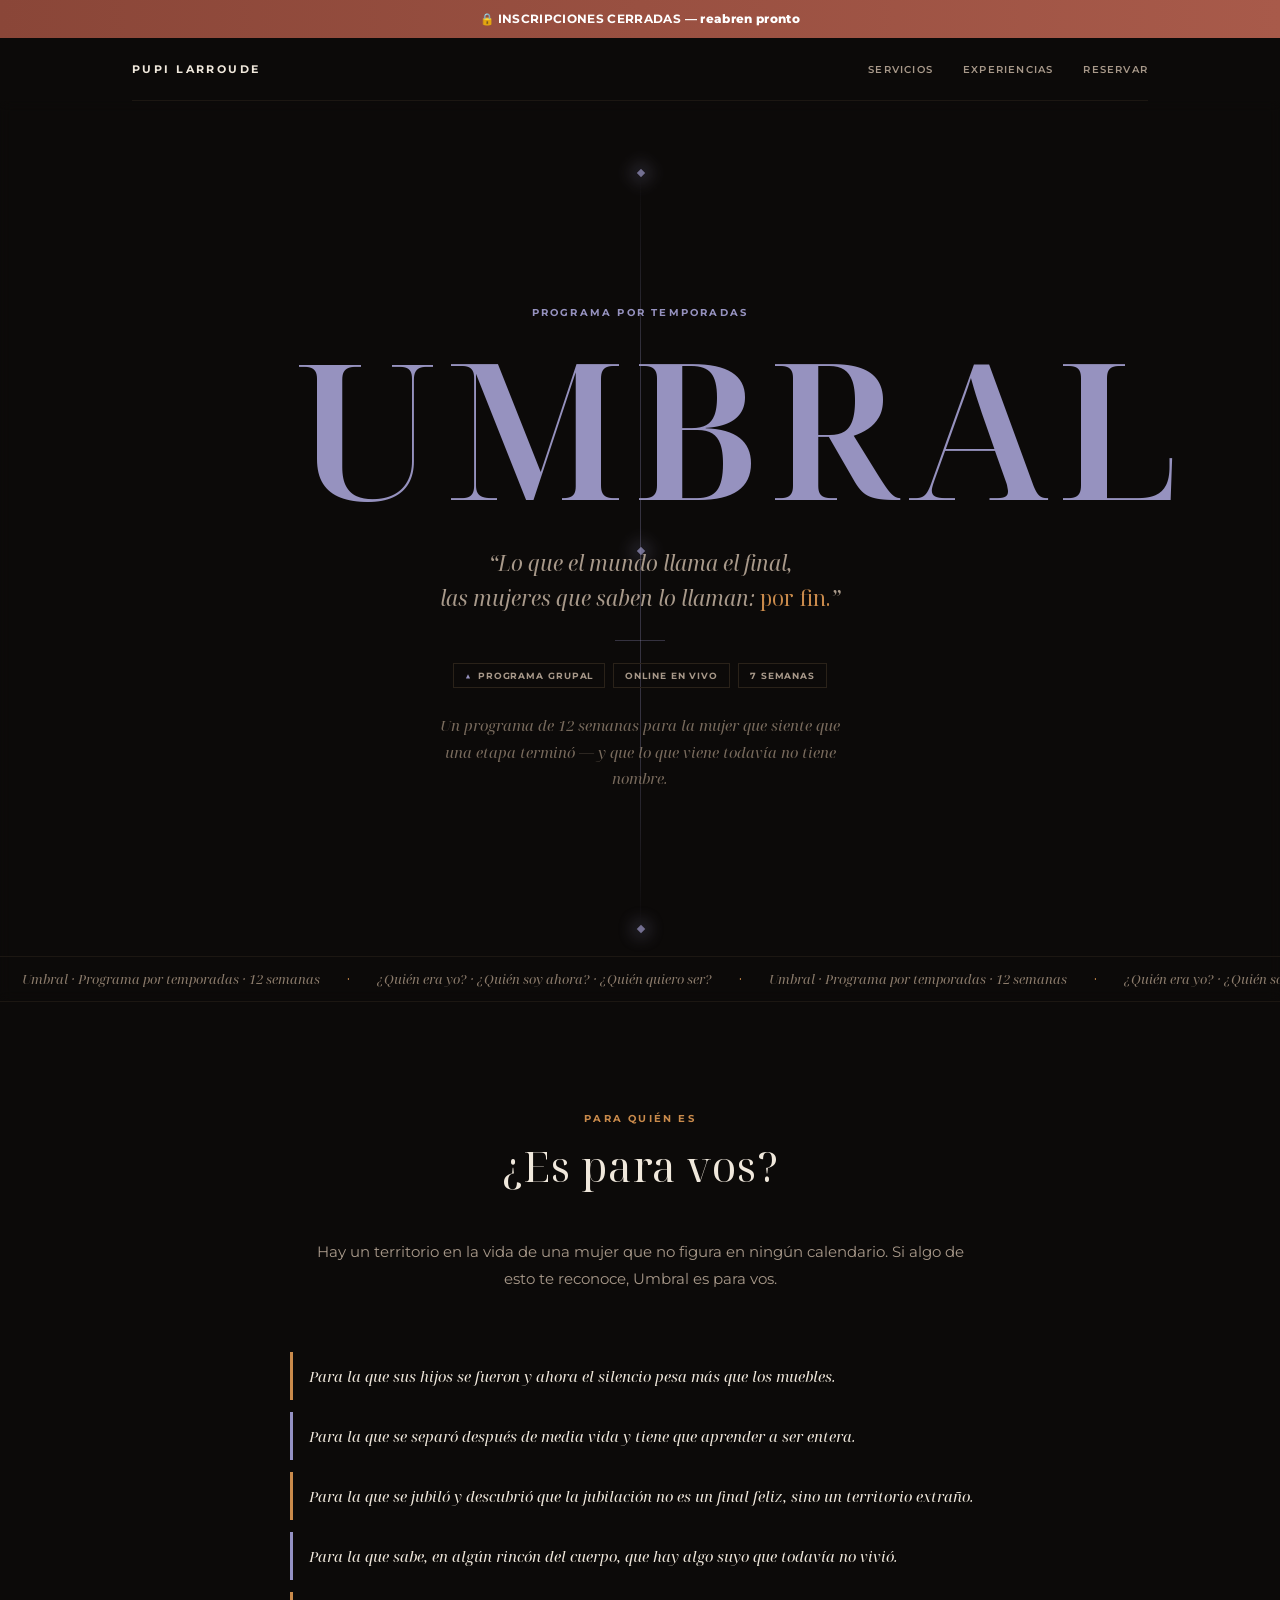
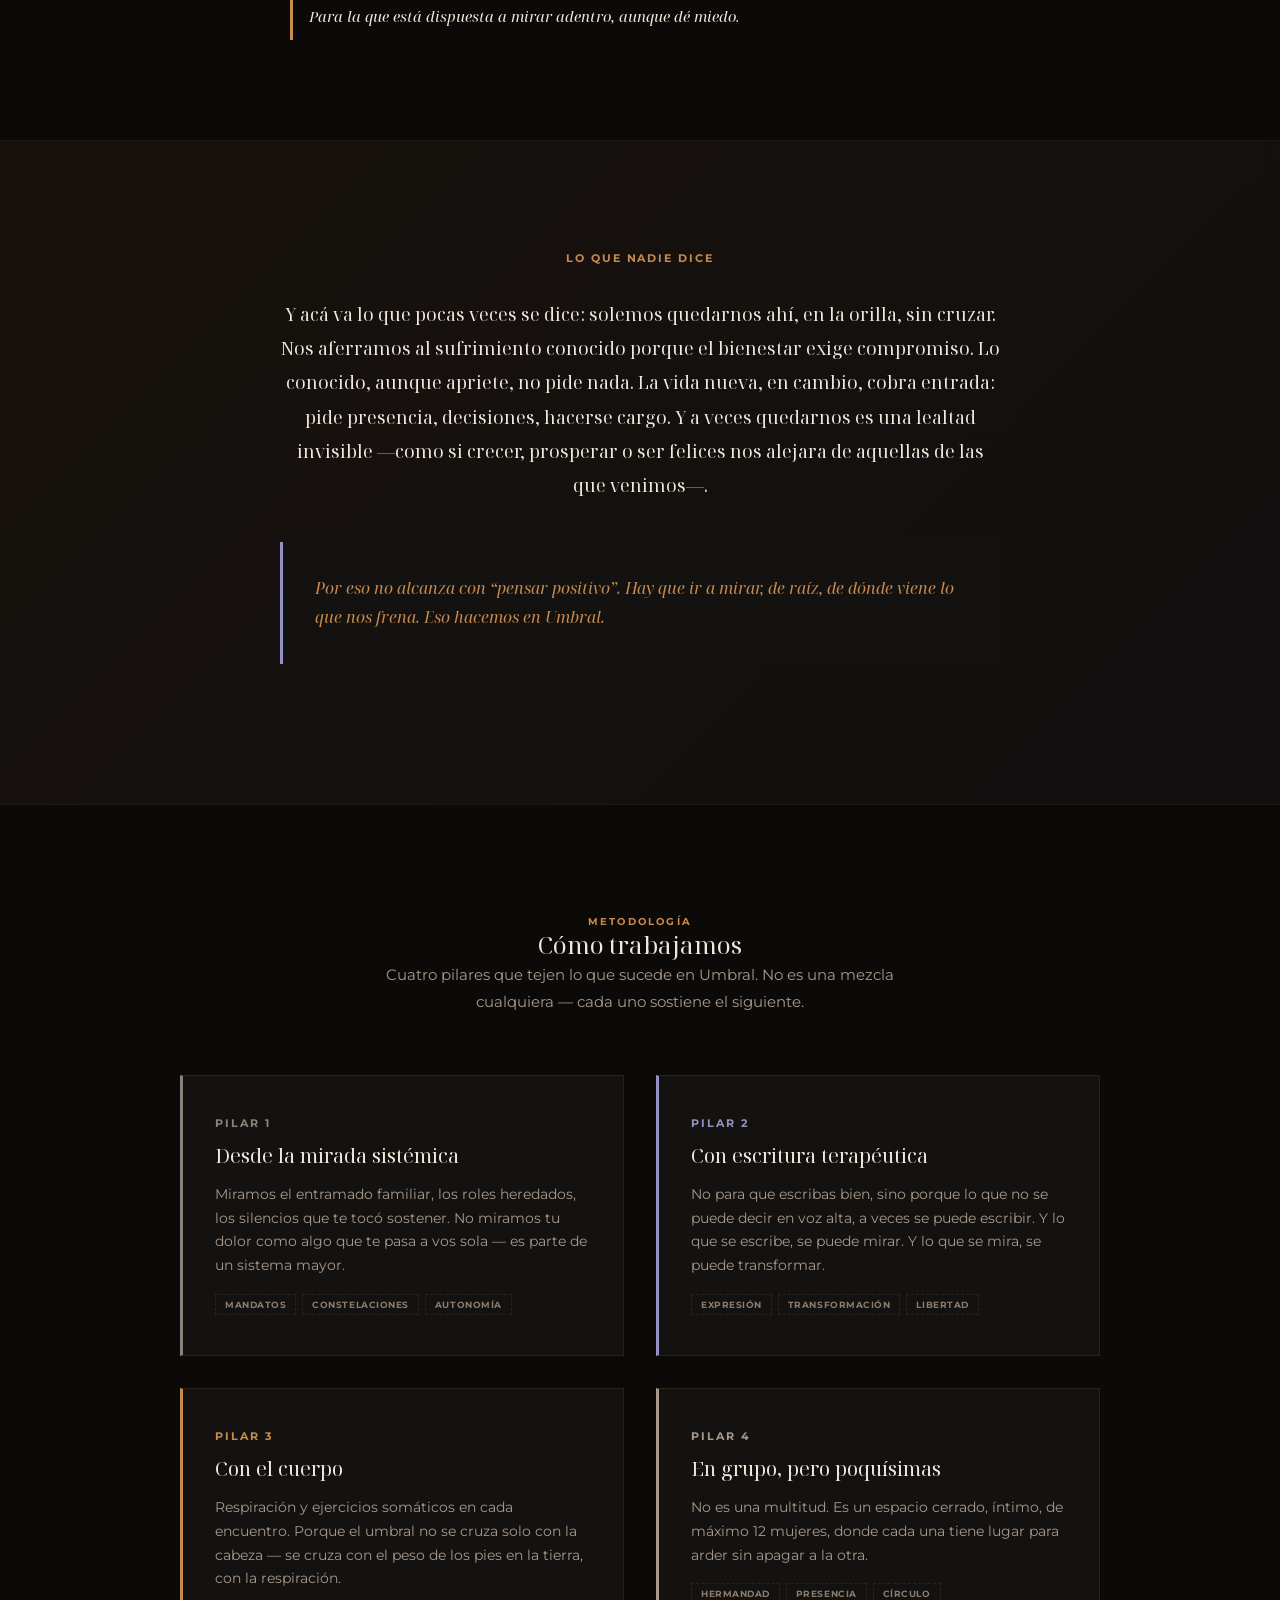
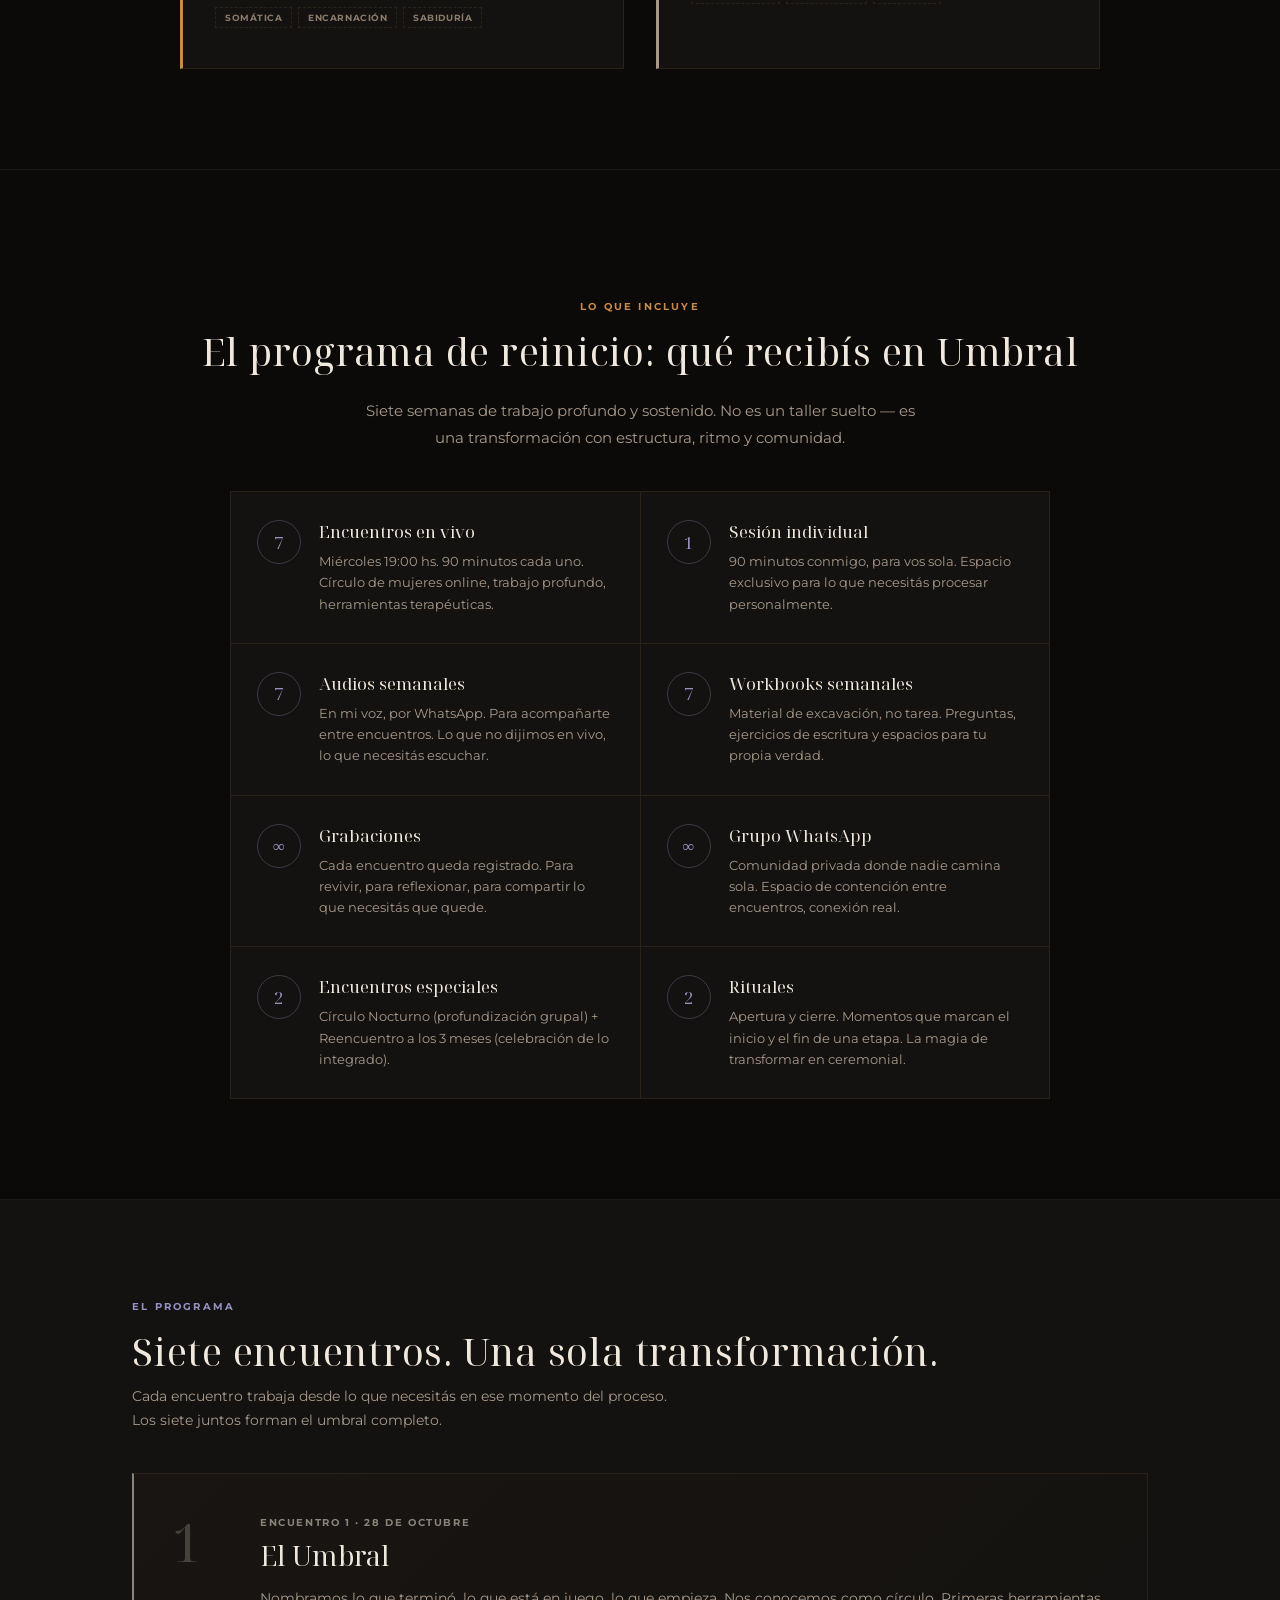
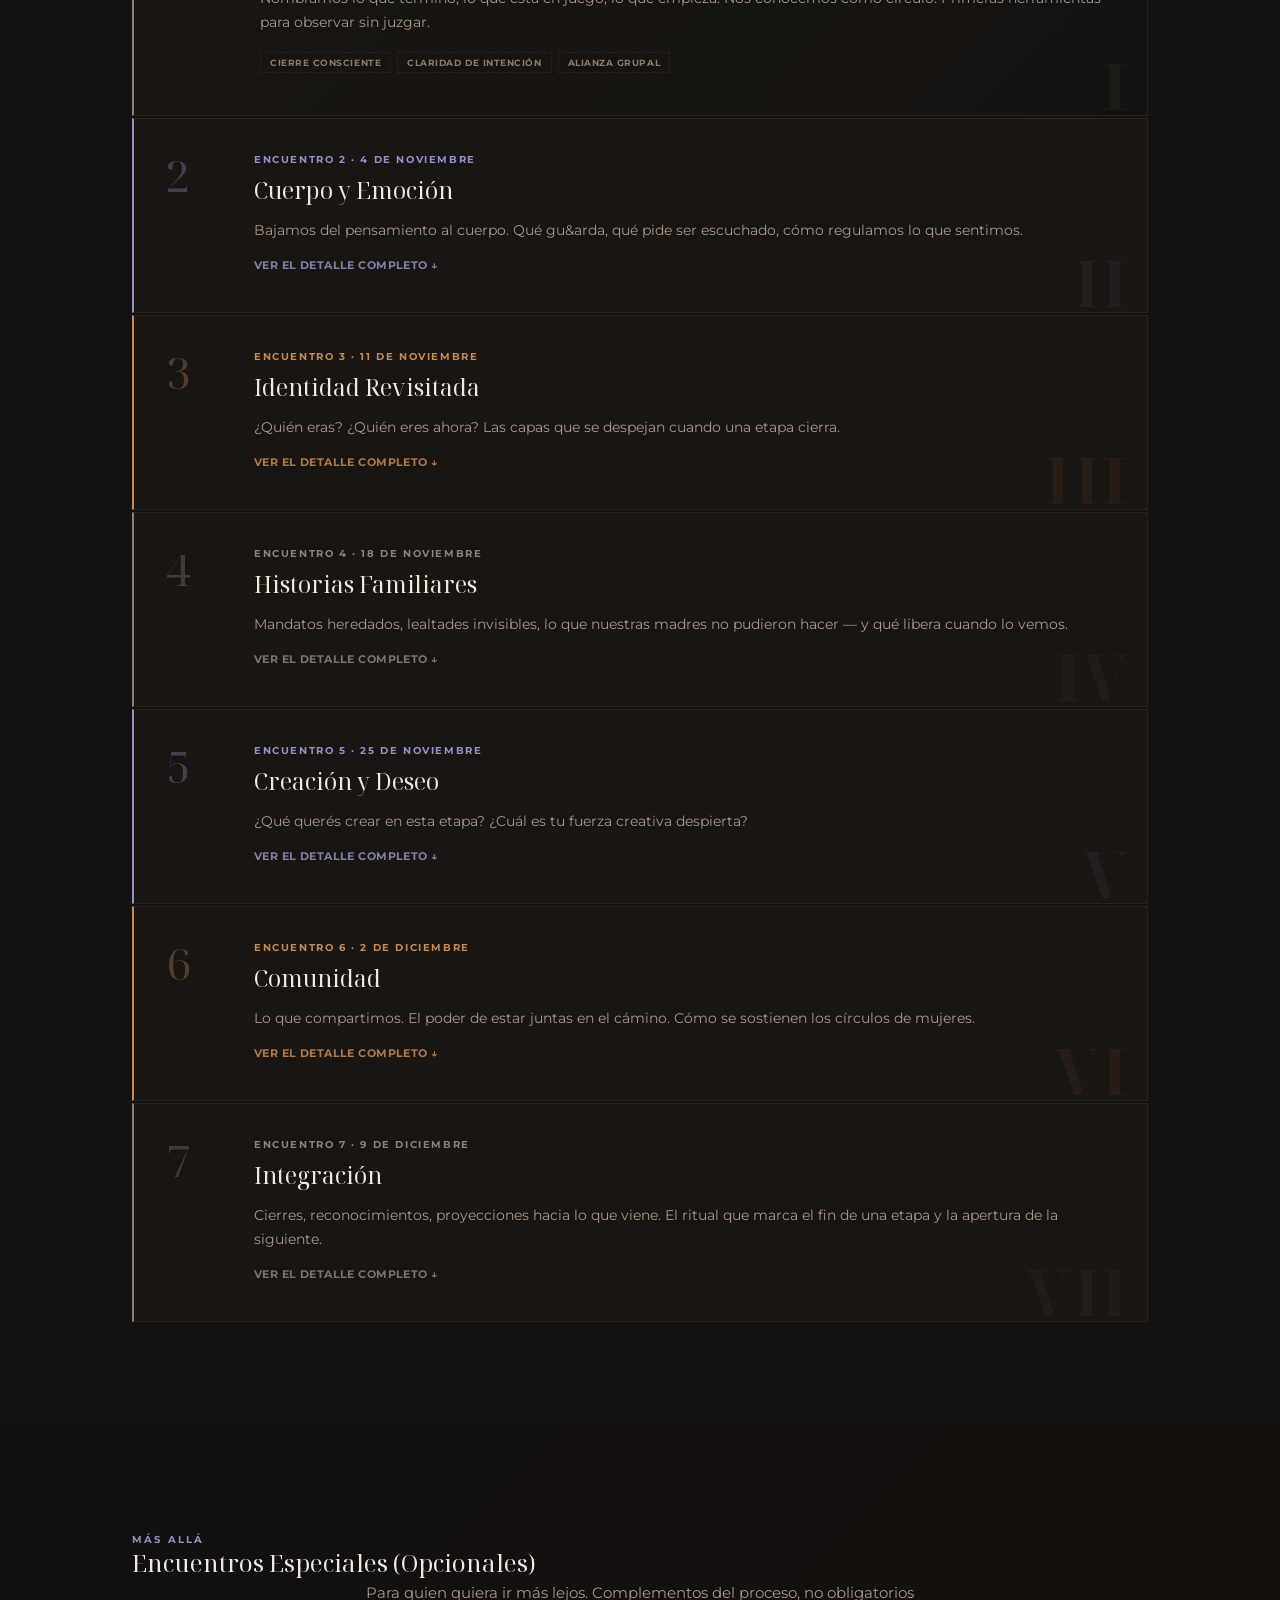
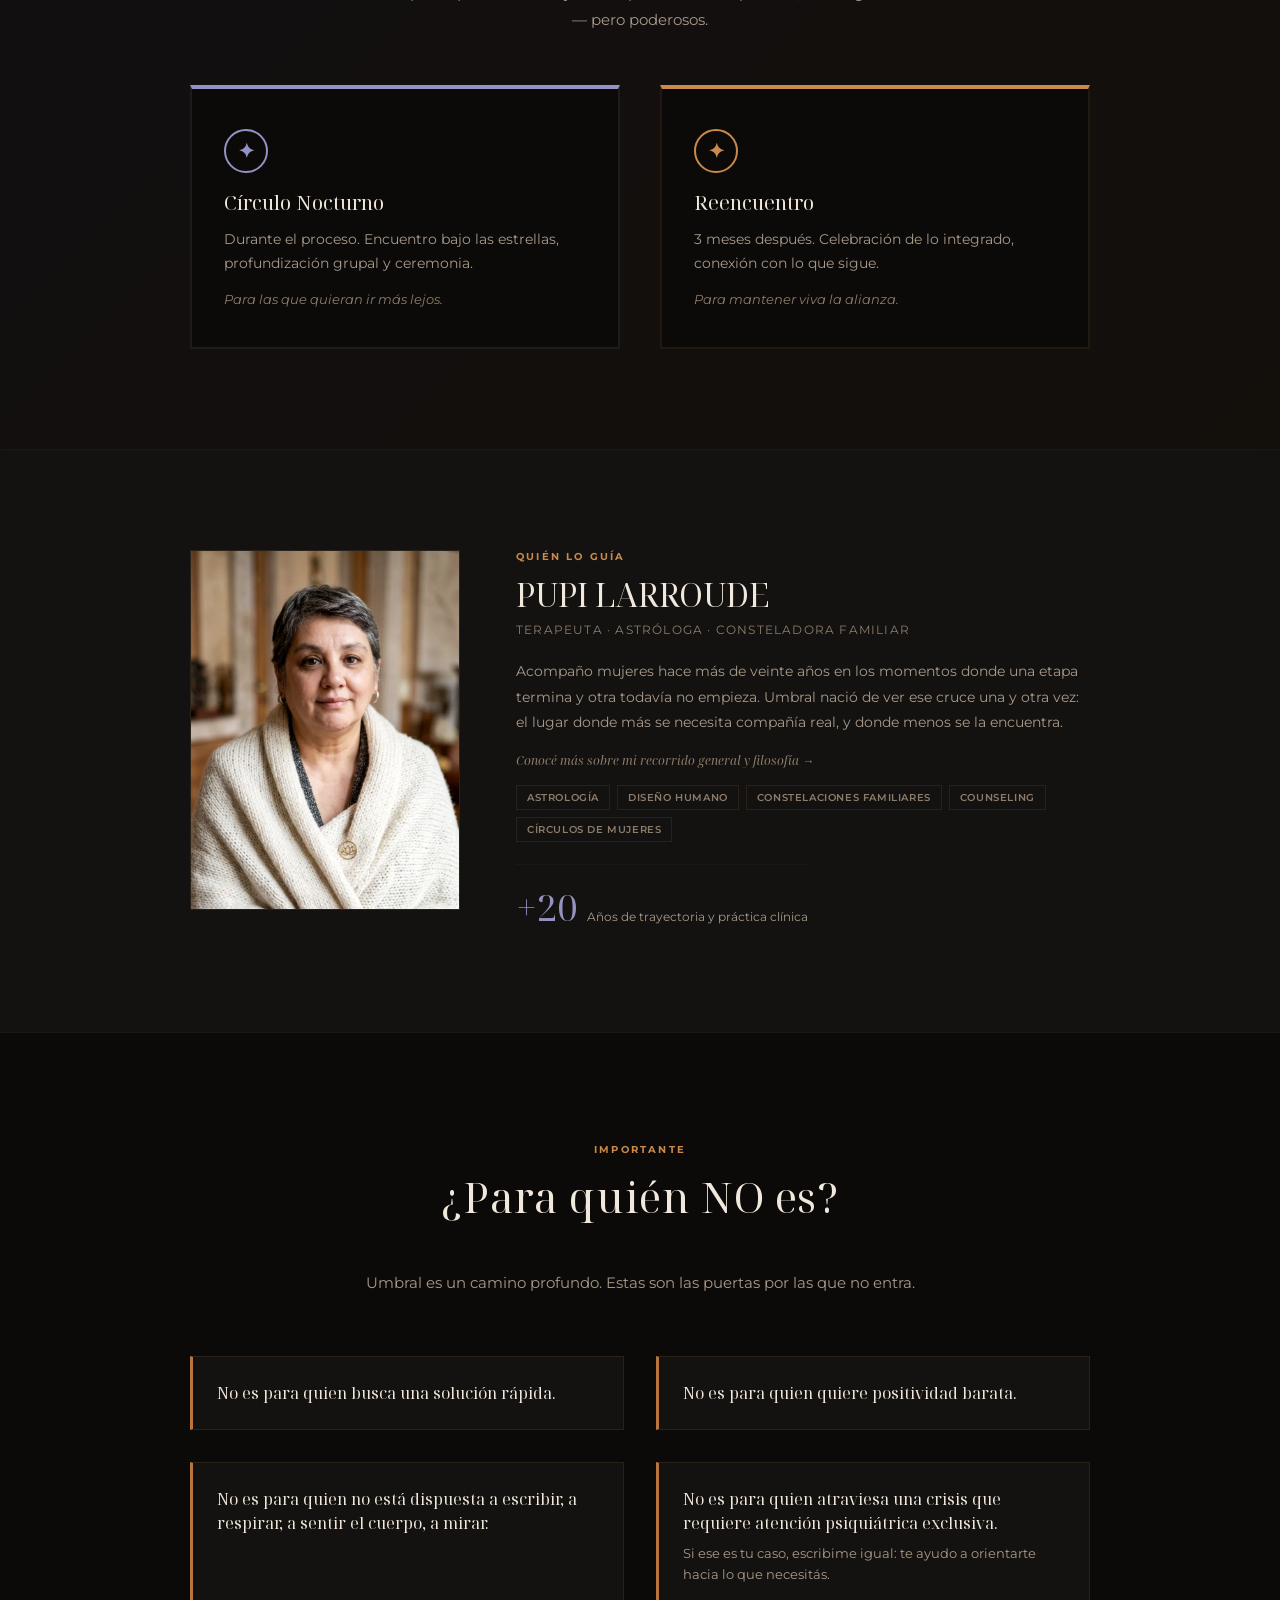
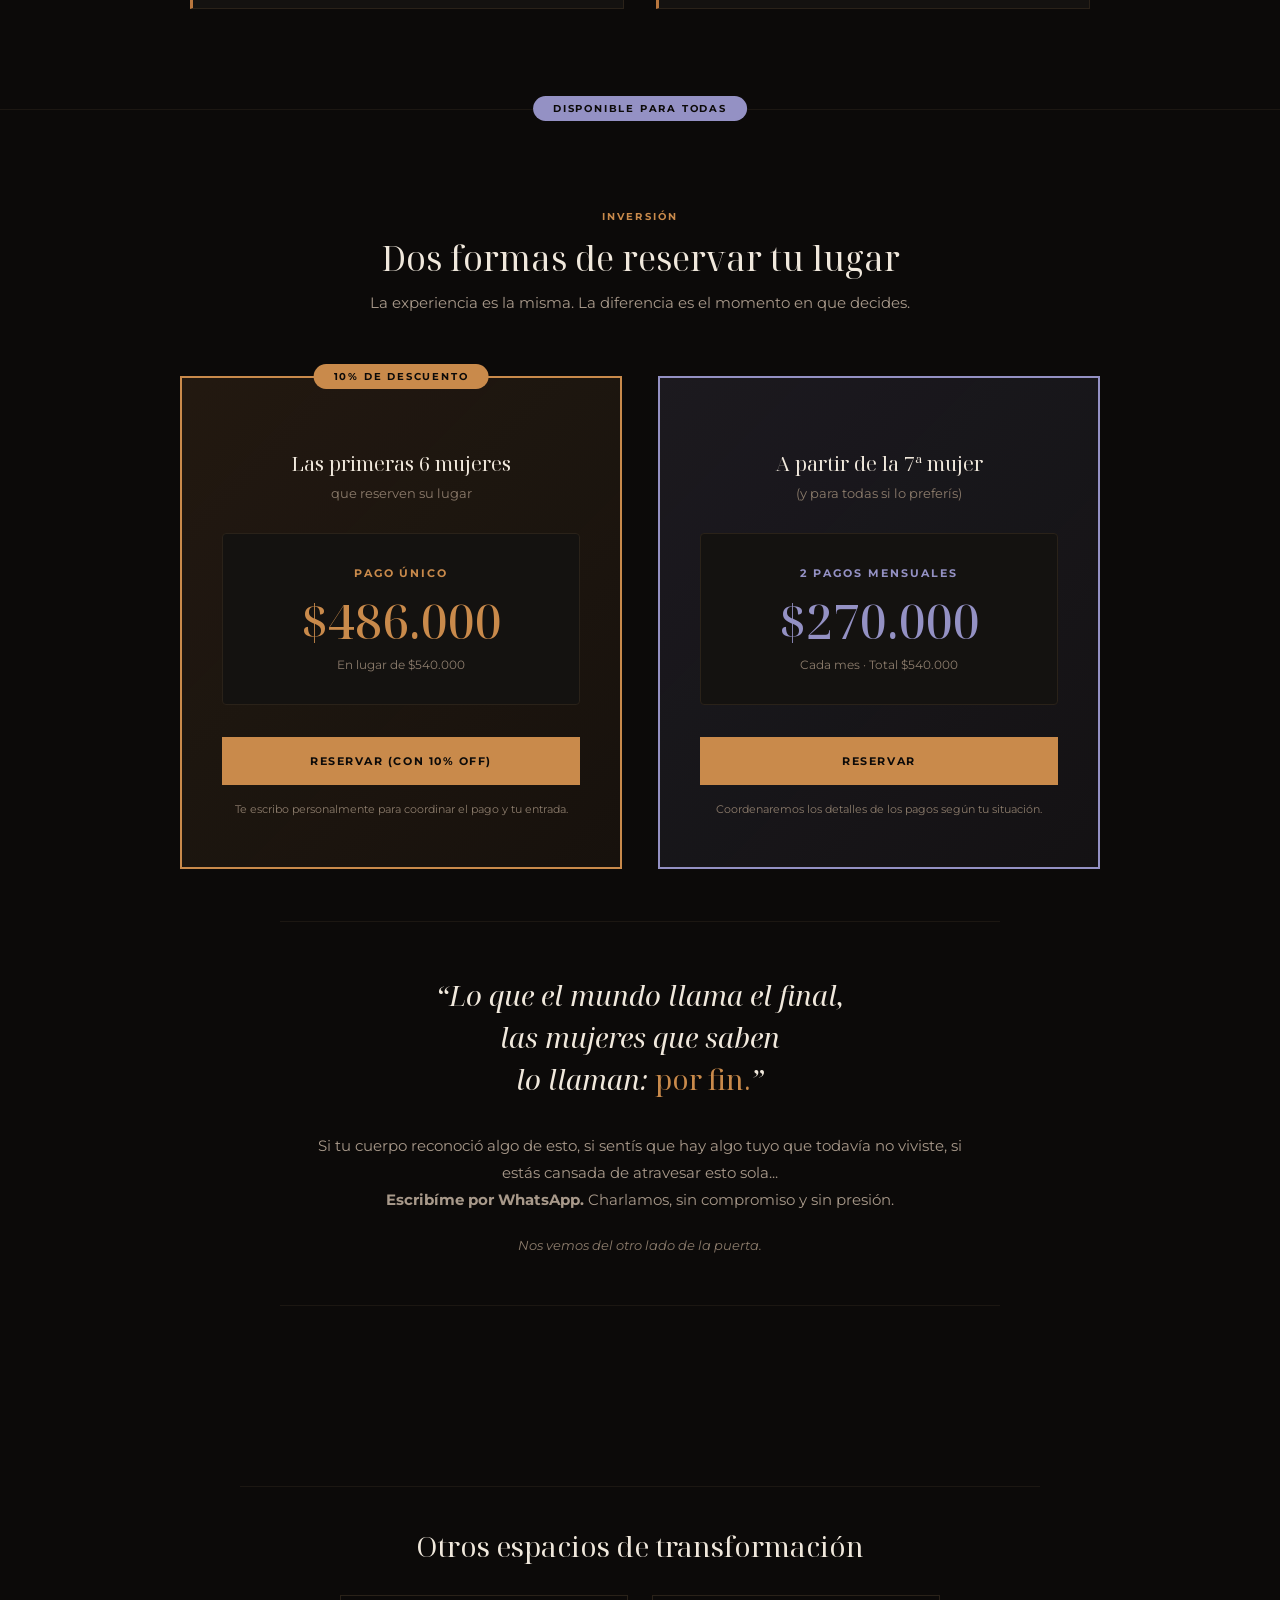
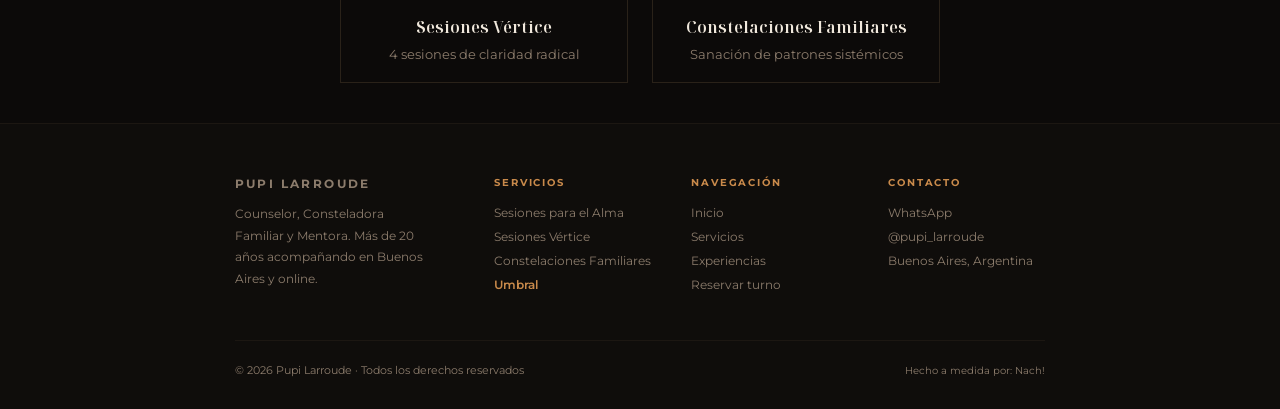
<file: umbral-landing.html>
<!DOCTYPE html>
<html lang="es">
<head>
<meta charset="UTF-8">
<meta name="viewport" content="width=device-width, initial-scale=1.0">
<title>Umbral · Programa para mujeres que reinician · Terapia en CABA</title>
<meta name="description" content="Umbral es un programa de 7 semanas para mujeres que buscan reiniciar su vida. Terapia transformacional intensiva en Buenos Aires con Pupi Larroude.">
<meta name="keywords" content="umbral, terapia mujeres, programa transformación, reinicio, terapeuta CABA, acompañamiento">
<meta name="author" content="Pupi Larroude">
<meta name="robots" content="index, follow">
<link rel="canonical" href="https://pupilarroude.netlify.app/umbral-landing.html">

<!-- Open Graph (WhatsApp, Facebook, LinkedIn) -->
<meta property="og:type" content="website">
<meta property="og:url" content="https://pupilarroude.netlify.app/umbral-landing.html">
<meta property="og:title" content="Umbral · Las Herederas 2026 — Pupi Larroude">
<meta property="og:description" content="7 encuentros para mujeres que reconocen un umbral. Transformación genuina, círculo íntimo, herramientas prácticas.">
<meta property="og:image" content="https://pupilarroude.netlify.app/assets/og-umbral.jpg">
<meta property="og:image:width" content="1200">
<meta property="og:image:height" content="630">
<meta property="og:locale" content="es_AR">
<meta property="og:site_name" content="Pupi Larroude">

<!-- Twitter Card -->
<meta name="twitter:card" content="summary_large_image">
<meta name="twitter:title" content="Umbral · Las Herederas 2026">
<meta name="twitter:description" content="7 encuentros para mujeres en transición. Transformación genuina, círculo íntimo, herramientas prácticas.">
<meta name="twitter:image" content="https://pupilarroude.netlify.app/assets/og-umbral.jpg">

<meta name="theme-color" content="#0c0a09">
<link rel="icon" href="[data-uri]">
<link rel="preconnect" href="https://fonts.googleapis.com">
<link rel="preconnect" href="https://fonts.gstatic.com" crossorigin>
<link rel="preload" as="style" href="https://fonts.googleapis.com/css2?family=Noto+Serif+Display:ital,wght@0,300;0,400;0,500;0,700;1,300;1,400;1,500&family=Montserrat:wght@400;500;600;700&display=swap" onload="this.onload=null;this.rel='stylesheet'">
<noscript><link rel="stylesheet" href="https://fonts.googleapis.com/css2?family=Noto+Serif+Display:ital,wght@0,300;0,400;0,500;0,700;1,300;1,400;1,500&family=Montserrat:wght@400;500;600;700&display=swap"></noscript>
<link rel="stylesheet" href="assets/shared.css">
<style>
/* NAV — sticky, se afina al scrollear */
.nav-bar{position:sticky;top:0;z-index:50;background:transparent;transition:background .3s ease,box-shadow .3s ease}
/* ══ HERO ══ */
.hero{position:relative;min-height:100vh;display:flex;flex-direction:column;overflow:hidden}
.hero-fog{position:absolute;inset:0;z-index:1;pointer-events:none;backdrop-filter:blur(6px);-webkit-backdrop-filter:blur(6px);will-change:opacity}
.hero-threshold{position:absolute;top:8%;bottom:8%;left:50%;width:1px;z-index:1;pointer-events:none;background:linear-gradient(to bottom, transparent 0%, var(--accent-l) 25%, var(--accent-l) 75%, transparent 100%);transition:background .3s linear}
.thresh-dot{position:absolute;left:50%;width:6px;height:6px;transform:translate(-50%,-50%) rotate(45deg);background:var(--accent);opacity:.75;box-shadow:var(--accent-glow);transition:background .3s linear,box-shadow .3s linear;animation:umbral-pulse 3.4s ease-in-out infinite}
.thresh-dot.d2{animation-delay:.6s}
.thresh-dot.d3{animation-delay:1.2s}
.hero-threshold::after{content:'';position:absolute;left:50%;top:var(--travel-top,-15%);width:6px;height:6px;border-radius:50%;transform:translate(-50%,-50%);background:var(--accent);box-shadow:0 0 8px 2px var(--accent-l),0 0 16px 4px var(--accent-l);opacity:var(--travel-op,0)}
@keyframes umbral-pulse{0%,100%{transform:translate(-50%,-50%) rotate(45deg) scale(1);opacity:.8}50%{transform:translate(-50%,-50%) rotate(45deg) scale(1.3);opacity:1}}
.hero-inner{position:relative;z-index:2;flex:1;display:flex;flex-direction:column;align-items:center;justify-content:center;text-align:center;padding:120px 32px 80px;max-width:760px;margin:0 auto;width:100%}
.hero-inner .ey{margin-bottom:24px;display:block;color:var(--accent);transition:color .3s linear}
.hero-titulo{font-family:'Noto Serif Display',serif;font-size:clamp(56px,15vw,190px);font-weight:600;line-height:.88;letter-spacing:.045em;margin-right:-.045em;color:var(--accent);margin-bottom:36px;transition:color .3s linear;max-width:100%;white-space:nowrap;overflow-wrap:normal;word-break:normal}
.hero-sub{font-family:'Noto Serif Display',serif;font-style:italic;font-size:clamp(16px,2vw,21px);color:var(--crd);line-height:1.68;max-width:600px;margin-bottom:24px}
.hero-sub em{color:var(--gold);font-style:normal}
.hero-divider{width:50px;height:1px;background:var(--accent-l);margin:0 auto 22px;transition:background .3s linear}
.hero-badges{display:flex;gap:8px;justify-content:center;flex-wrap:wrap;margin-bottom:22px}
.hero-badge{display:inline-flex;align-items:center;gap:6px;font-size:9px;letter-spacing:.1em;text-transform:uppercase;font-weight:700;border:1px solid var(--bd);color:var(--crd);padding:5px 11px;transition:border-color .3s linear}
.hero-badge .ic{color:var(--accent);font-size:10px;transition:color .3s linear}
.hero-para{font-family:'Noto Serif Display',serif;font-style:italic;font-size:clamp(13px,1.5vw,15px);color:var(--crf);line-height:1.75;max-width:clamp(280px,90%,420px);opacity:.85;margin-top:2px}
/* MARQUEE — con el eje narrativo de Pupi */
.mw{border-top:1px solid var(--bds);overflow:hidden;padding:13px 0;position:relative;z-index:2}
.mi{display:flex;white-space:nowrap;animation:sc 34s linear infinite;width:max-content}
.mi span{font-family:'Noto Serif Display',serif;font-style:italic;font-size:13px;color:var(--crf);padding:0 22px}
@media(prefers-reduced-motion:reduce){
  .mi{animation:none}
  .thresh-dot{animation:none;opacity:.6}
}
/* PARA QUIÉN — texto narrativo íntegro de Pupi */
.pq{padding:110px 0 100px;border-top:1px solid var(--bds);text-align:center}
.pq h2{font-size:clamp(24px,3.4vw,42px);margin:12px 0 44px;letter-spacing:.02em}
.pq-texto-wrap{max-width:600px;margin:0 auto;text-align:center}
.pq-text p{font-family:'Noto Serif Display',serif;font-style:italic;font-size:16px;color:var(--crd);line-height:1.9;margin:0 auto 22px}
.pq-text p:last-child{margin-bottom:0;color:var(--cr);font-style:normal;font-family:'Montserrat',sans-serif;font-size:14px;font-weight:600}
.pq-text em{color:var(--gold);font-style:italic}
.pq-pull{max-width:100%;text-align:center;margin:40px 0}
.pq-pull p{font-size:clamp(22px,2.8vw,30px);color:var(--gold);font-style:italic;line-height:1.35;max-width:none;margin:0}
.pq-kicker{font-size:16px;font-weight:600;color:var(--cr);text-align:center;max-width:520px;margin:0 auto clamp(20px,5vw,40px);line-height:1.5}
/* LA PROPUESTA */
.prop{padding:130px 0 100px;border-top:1px solid var(--bds);text-align:center}
.prop h2{font-size:clamp(22px,3vw,38px);margin:12px 0 20px;letter-spacing:.02em}
.prop-intro{font-size:15px;color:var(--crd);line-height:1.8;max-width:560px;margin:0 auto clamp(20px,5vw,40px)}
.prop-intro em{color:var(--cr);font-style:normal;font-weight:500}
.prop-box{border:1px solid var(--bd);background:var(--bg3);max-width:820px;margin:0 auto;text-align:left;overflow:hidden}
.prop-grid{display:grid;grid-template-columns:1fr 1fr;gap:1px;background:var(--bd)}
.prop-item{background:var(--bg3);padding:28px 26px;display:flex;gap:18px;align-items:flex-start;transition:background .2s ease,transform .2s ease}
.prop-item:hover{background:var(--bg4);transform:translateY(-2px)}
.prop-num{flex-shrink:0;width:44px;height:44px;border-radius:50%;border:1px solid var(--accent-l);display:flex;align-items:center;justify-content:center;font-family:'Noto Serif Display',serif;font-size:17px;color:var(--accent);transition:color .3s linear,border-color .3s linear}
.prop-body{min-width:0}
.prop-title{font-family:'Noto Serif Display',serif;font-size:17px;color:var(--cr);margin-bottom:8px}
.prop-text{font-size:12.5px;color:var(--crd);line-height:1.7}
/* MÓDULOS — recorrido cromático piedra → lavanda → dorado */
.modulos{padding:clamp(60px,10vw,100px) 0;background:var(--bg3);border-top:1px solid var(--bds)}
.modulos .ey{color:var(--lav)}
.modulos h2{font-size:clamp(22px,3vw,38px);margin:12px 0 8px;color:var(--cr);letter-spacing:.02em}
.modulos-nota{font-size:14px;color:var(--crd);line-height:1.7;margin-bottom:40px;max-width:560px}
.modulos-track{position:sticky;z-index:60;display:flex;align-items:center;margin-bottom:44px;backdrop-filter:blur(7px) brightness(.4);-webkit-backdrop-filter:blur(7px) brightness(.4);transition:opacity .3s ease,transform .3s ease}
.modulos-track-dot{width:8px;height:8px;border-radius:50%;flex-shrink:0;position:relative;z-index:1;box-shadow:0 0 0 0 currentColor;transition:box-shadow .5s ease}
.modulos-track-dot.activo{box-shadow:0 0 7px 1px currentColor}
.modulos-track-line{flex:1;height:1px;background:linear-gradient(to right, var(--stone), var(--lav));position:relative;overflow:hidden}
.modulos-track-line.b{background:linear-gradient(to right, var(--lav), var(--gold))}
.modulos-track-fill{position:absolute;inset:0;background:inherit;filter:brightness(1.9) saturate(1.3);transform:scaleX(0);transform-origin:left}
.modulos-grid{display:flex;flex-direction:column;gap:2px}
.modulo{background:var(--bg4);border:1px solid var(--bd);border-left:2px solid var(--cc);padding:34px 32px;display:grid;grid-template-columns:64px 1fr;gap:24px;align-items:start;position:relative;overflow:hidden;transition:transform .2s ease,box-shadow .2s ease}
.modulo:hover{transform:translateY(-3px);box-shadow:0 12px 32px rgba(0,0,0,.35),0 0 0 1px var(--cc)}
.mod-mes-wm{font-family:'Noto Serif Display',serif;font-size:64px;font-weight:700;color:var(--cc);opacity:.07;position:absolute;bottom:-14px;right:16px;letter-spacing:.04em;pointer-events:none}
.mod-num{font-family:'Noto Serif Display',serif;font-size:44px;color:var(--cc);opacity:.35;line-height:1}
.mod-label{font-size:10px;letter-spacing:.16em;color:var(--cc);text-transform:uppercase;font-weight:700;margin-bottom:8px}
.mod-title{font-family:'Noto Serif Display',serif;font-size:23px;color:var(--cr);margin-bottom:12px}
.modulo-principal{padding:42px 38px;background:linear-gradient(135deg,var(--bg4),var(--bg3))}
.modulo-principal .mod-title{font-size:27px}
.modulo-principal .mod-num{font-size:52px;opacity:.4}
.mod-text{font-size:13.5px;color:var(--crd);line-height:1.78;margin-bottom:18px}
.mod-text-corta{margin-bottom:12px}
.mod-ver-mas{background:none;border:none;color:var(--cc);font-family:'Montserrat',sans-serif;font-size:10.5px;font-weight:700;letter-spacing:.04em;text-transform:uppercase;cursor:pointer;padding:0;margin-bottom:6px;opacity:.85;transition:opacity .15s}
.mod-ver-mas:hover{opacity:1}
.mod-tools{display:flex;flex-wrap:wrap;gap:6px}
.mod-tool{
  font-size:9px;letter-spacing:.06em;text-transform:uppercase;font-weight:700;
  border:1px dashed var(--bd);color:var(--crf);padding:4px 9px;
  position:relative;cursor:help;
  transition:color .18s;
}
.mod-tool:hover{color:var(--crd)}
.mod-tool::after{
  content:attr(data-tip);
  position:absolute;bottom:calc(100% + 8px);left:50%;transform:translateX(-50%);
  background:var(--bg4);border:1px solid var(--bd);color:var(--crd);
  font-size:11px;font-weight:400;letter-spacing:.02em;text-transform:none;
  padding:8px 14px;white-space:normal;line-height:1.6;
  width:200px;text-align:center;
  opacity:0;pointer-events:none;transition:opacity .25s ease .1s;
  z-index:20;
}
.mod-tool::before{
  content:'';position:absolute;bottom:calc(100% + 3px);left:50%;transform:translateX(-50%);
  border:4px solid transparent;border-top-color:var(--bd);
  opacity:0;pointer-events:none;transition:opacity .25s ease .1s;z-index:21;
}
.mod-tool:hover::after,.mod-tool:hover::before{opacity:1}
/* CALENDARIO */

/* SOBRE PUPI */
.pupi{padding:clamp(60px,10vw,100px) 0;border-top:1px solid var(--bds)}
/* ══ TESTIMONIOS — oculta hasta tener contenido real, ver comentario arriba del <section> ══ */
.testimonios{padding:clamp(60px,10vw,90px) 0;border-top:1px solid var(--bds);text-align:center}
.testi-grid{display:grid;grid-template-columns:repeat(auto-fit,minmax(280px,1fr));gap:20px;margin-top:36px;text-align:left}
.testi-card{background:var(--bg4);border:1px solid var(--bd);border-left:2px solid var(--gold);padding:28px 26px}
.testi-texto{font-family:'Noto Serif Display',serif;font-style:italic;font-size:15.5px;color:var(--crd);line-height:1.75;margin-bottom:14px}
.testi-autor{font-size:11px;color:var(--crf);letter-spacing:.04em;text-transform:uppercase;font-weight:700}
.pupi-grid{display:grid;grid-template-columns:clamp(220px,30%,360px) 1fr;gap:clamp(32px,5vw,56px);align-items:start;max-width:900px;margin:0 auto}
.pupi-img-wrap{width:100%;aspect-ratio:3/4;max-height:440px;overflow:hidden;border:1px solid var(--bd);position:sticky;top:100px}
.pupi-text h2{font-size:clamp(21px,2.6vw,32px);margin:10px 0 6px}
.pupi-cargo{font-size:12px;letter-spacing:.1em;text-transform:uppercase;color:var(--crf);margin-bottom:22px}
.pupi-bio{font-size:14px;color:var(--crd);line-height:1.82;margin-bottom:12px}
.pupi-tags{display:flex;flex-wrap:wrap;gap:7px;margin:16px 0 22px}
.pupi-tray{display:inline-flex;align-items:baseline;gap:10px;border-top:1px solid var(--bds);padding-top:18px}
.pupi-tray-num{font-family:'Noto Serif Display',serif;font-size:36px;color:var(--accent);transition:color .3s linear}
/* PRECIO */
.precio{padding:clamp(60px,10vw,100px) 0;border-top:1px solid var(--bds);text-align:center}
.precio h2{font-size:clamp(22px,2.8vw,34px);margin:12px 0 8px}
.precio-block{background:linear-gradient(135deg,rgba(201,138,75,.08),transparent);border:1px solid var(--gold-l);padding:52px 40px;max-width:560px;margin:40px auto 0}
.precio-label{font-size:10px;letter-spacing:.18em;text-transform:uppercase;color:var(--gold);font-weight:700;margin-bottom:16px}
.precio-num{font-family:'Noto Serif Display',serif;font-size:clamp(44px,7vw,72px);color:var(--cr);margin-bottom:8px}
.precio-sub{font-family:'Noto Serif Display',serif;font-style:italic;font-size:16px;color:var(--crd);margin-bottom:22px}
.precio-detalle{font-size:11px;letter-spacing:.04em;color:var(--crf);display:flex;flex-wrap:wrap;justify-content:center;gap:8px 14px}
.precio-detalle span{white-space:nowrap}
.precio-cta-divider{width:36px;height:1px;background:var(--gold-l);margin:36px auto 32px}
/* CTA FINAL — ahora vive dentro de precio-block, mismo momento */
.cta-frase{font-family:'Noto Serif Display',serif;font-style:italic;font-size:clamp(19px,2.6vw,28px);color:var(--cr);line-height:1.5;margin-bottom:20px}
.cta-frase em{color:var(--gold);font-style:normal}
.cta-sub{font-size:10px;letter-spacing:.12em;text-transform:uppercase;color:var(--crf);font-weight:700;margin-bottom:24px}
.cta-nota{font-size:11px;color:var(--crf);letter-spacing:.02em;margin-top:14px}
.btn-wa-cta{display:inline-flex;align-items:center;gap:12px;padding:17px 40px;background:var(--gold);color:var(--bg);font-family:'Montserrat',sans-serif;font-size:11px;letter-spacing:.14em;text-transform:uppercase;font-weight:700;text-decoration:none;transition:opacity .18s,transform .18s;margin-bottom:16px;position:relative;overflow:hidden}
.btn-wa-cta::after{content:'';position:absolute;inset:0;background:linear-gradient(105deg,transparent 40%,rgba(255,255,255,.18) 50%,transparent 60%);transform:translateX(-100%);transition:transform .42s ease}
.btn-wa-cta:hover::after{transform:translateX(100%)}
.btn-wa-cta:hover{opacity:.88;transform:translateY(-1px);box-shadow:0 6px 24px rgba(201,138,75,.32)}
.cta-sub-cerrado{color:var(--gold)}
.cta-cerrado-msg{font-size:12.5px;color:var(--crd);line-height:1.6;max-width:380px;margin:0 auto 22px}
.btn-wa-cta-ghost{background:none;border:1px solid var(--gold);color:var(--gold)}
.btn-wa-cta-ghost:hover{background:var(--gold-d);opacity:1}
/* ══ FORMULARIO DE LISTA DE ESPERA ══ */
.le-form{display:flex;flex-direction:column;gap:9px;max-width:320px;margin:0 auto}
.le-form input{background:var(--bg3);border:1px solid var(--bd);color:var(--cr);padding:11px 13px;font-size:13px;font-family:'Montserrat',sans-serif;border-radius:8px}
.le-form input:focus{outline:none;border-color:var(--gold)}
.le-form input.campo-error{border-color:var(--err)}
.le-error{font-size:11px;color:var(--err);min-height:14px;text-align:left}
.le-exito{font-size:13.5px;color:var(--cr);margin-bottom:10px;line-height:1.6}
.le-exito strong{color:var(--gold)}
.le-link-wa{font-size:11.5px;color:var(--crf);text-decoration:underline;text-underline-offset:2px}
.le-link-wa:hover{color:var(--gold)}
/* ══ SELLO DE ESTADO (arriba de todo, sticky, muy notorio pero deja leer el resto) ══ */
.sello-inscripcion{
  position:sticky;top:0;z-index:60;text-align:center;
  padding:12px 16px;font-family:'Montserrat',sans-serif;font-size:11.5px;font-weight:700;
  letter-spacing:.03em;text-transform:uppercase;color:#fff;
}
.sello-inscripcion strong{text-transform:none;font-weight:800}
.sello-cerrado{background:linear-gradient(90deg,#8a4638,#a85a4a)}
.sello-abierto{background:linear-gradient(90deg,#8f6a2e,var(--gold))}
@media(max-width:600px){.sello-inscripcion{font-size:10px;padding:10px 12px;line-height:1.5}}
@media(max-width:760px){
  .hero-inner{padding:90px 24px 48px}
  .hero-titulo{font-size:clamp(40px,13vw,110px);letter-spacing:.015em}
  .prop-grid{grid-template-columns:1fr}
  .modulo{grid-template-columns:1fr;gap:8px}
  .mod-num{display:none}
  .pupi-grid{grid-template-columns:1fr}
  .pupi-img-wrap{position:static;max-width:220px}
  .precio-block{padding:36px 24px}
  .mod-tool::after{width:170px;font-size:10px;padding:6px 10px}
  footer .w>div:first-child{grid-template-columns:1fr 1fr!important}
}
@media(max-width:380px){
  .hero-titulo{font-size:clamp(32px,11vw,55px);letter-spacing:0}
}
input:focus{outline:none;border-color:var(--lav)}
.hslot2:hover{border-color:var(--lav);color:var(--lav);background:var(--bg4);transform:translateY(-1px)}
.nav-toggle:hover{border-color:var(--gold);color:var(--gold)}
.info-box ul{font-size:13px;color:var(--crd);line-height:1.9;list-style:none;margin-bottom:18px}
.m-btn-reservar{width:100%;background:none;border:1px solid var(--bd);color:var(--crd);padding:12px;font-family:'Montserrat',sans-serif;font-size:10px;font-weight:600;letter-spacing:.1em;text-transform:uppercase;cursor:pointer;transition:border-color .18s,color .18s}
.m-btn-pagar{width:100%;background:var(--gold);color:var(--bg);border:none;padding:14px;font-family:'Montserrat',sans-serif;font-size:10px;font-weight:700;letter-spacing:.12em;text-transform:uppercase;cursor:pointer;transition:opacity .18s}
nav{padding:24px 0;display:flex;justify-content:space-between;align-items:center;border-bottom:1px solid var(--bds);position:relative;z-index:10;transition:padding .35s ease,border-color .3s ease}
.nav-bar.scrolled nav{padding:9px 0;border-bottom-color:transparent}
.m-sq{display:flex;align-items:center;justify-content:center;border:1px solid var(--lav);color:var(--lav);font-size:10px;font-weight:700;min-width:36px;height:26px;padding:0 7px;white-space:nowrap}
.m-nota{font-size:12px;color:var(--crf);font-style:italic;font-family:'Noto Serif Display',serif;border-left:2px solid var(--lav-d);padding-left:10px;line-height:1.6;margin-bottom:20px}
.inv-box{background:var(--bg3);border:1px solid var(--bd);border-top:2px solid var(--lav);padding:36px 40px;max-width:580px;margin:0 auto clamp(20px,5vw,40px);text-align:left}
.info-box-btns button:first-child{flex:1;background:none;border:1px solid var(--lav);color:var(--lav);padding:11px;font-family:'Montserrat',sans-serif;font-size:10px;font-weight:700;letter-spacing:.1em;text-transform:uppercase;cursor:pointer;transition:background .18s,color .18s}
.modal{background:var(--bg);border:1px solid var(--bd);width:100%;max-width:580px;position:relative;transform:translateY(16px) scale(.98);transition:transform .32s cubic-bezier(.4,0,.2,1);overflow:hidden}
.cal-nav2 button:hover{border-color:var(--lav);color:var(--lav)}
.cancel-modal-box{background:var(--bg3);border:1px solid var(--bd);border-left:2px solid var(--rust);padding:16px 18px;margin-bottom:16px}
.modal-step{flex:1;padding:12px 16px;text-align:center;font-size:9px;letter-spacing:.12em;text-transform:uppercase;font-weight:700;color:var(--crf);border-bottom:2px solid transparent;transition:color .25s,border-color .25s;font-family:'Montserrat',sans-serif;white-space:nowrap;overflow:hidden;text-overflow:ellipsis}
.inv-lista li::before{content:'→';color:var(--lav);flex-shrink:0;font-weight:700}
.modal-progress{display:flex;flex:1}
.inv-box-titulo{font-size:10px;letter-spacing:.18em;text-transform:uppercase;color:var(--lav);font-weight:700;margin-bottom:20px}
.dx h2{font-size:clamp(18px,2.4vw,28px);line-height:1.22;letter-spacing:.04em;margin:12px 0 36px;max-width:clamp(250px,90%,340px)}
.info-box ul li::before{content:'→ ';color:var(--lav)}
.modal-step.active{color:var(--lav);border-bottom-color:var(--lav)}
.modal-close:hover{border-color:var(--lav);color:var(--lav)}
.info-box-btns button:first-child:hover{background:var(--lav);color:var(--bg)}
.pupi-tag{border:1px solid var(--bd);color:var(--crf);font-size:10px;letter-spacing:.06em;padding:5px 10px;text-transform:uppercase;font-weight:600}
</style>
<script type="application/ld+json">
{
  "@context": "https://schema.org",
  "@type": "Course",
  "name": "Umbral",
  "description": "Un programa de 12 semanas para la mujer que siente que una etapa terminó y lo que viene todavía no tiene nombre. Encuentros en vivo, workbooks y comunidad.",
  "provider": {
    "@type": "Person",
    "name": "Pupi Larroude",
    "jobTitle": "Counselor y Consteladora Familiar"
  },
  "areaServed": "Buenos Aires, Argentina",
  "url": "https://pupilarroude.netlify.app/umbral-landing.html",
  "image": "https://pupilarroude.netlify.app/assets/og-umbral.jpg",
  "offers": {
    "@type": "Offer",
    "price": "180000",
    "priceCurrency": "ARS",
    "availability": "https://schema.org/InStock",
    "url": "https://pupilarroude.netlify.app/umbral-landing.html"
  }
}
</script>
<script type="application/ld+json">
{
  "@context": "https://schema.org",
  "@type": "Service",
  "name": "Umbral",
  "description": "Programa de 7 semanas para mujeres que reinician su vida. Terapia transformacional intensiva.",
  "provider": {
    "@type": "LocalBusiness",
    "name": "Pupi Larroude",
    "url": "https://pupilarroude.netlify.app"
  },
  "areaServed": {
    "@type": "City",
    "name": "Buenos Aires"
  },
  "priceRange": "$$$",
  "url": "https://pupilarroude.netlify.app/umbral-landing.html"
}
</script>
<script type="application/ld+json">
{
  "@context": "https://schema.org",
  "@type": "BreadcrumbList",
  "itemListElement": [
    {
      "@type": "ListItem",
      "position": 1,
      "name": "Inicio",
      "item": "https://pupilarroude.netlify.app/index.html"
    },
    {
      "@type": "ListItem",
      "position": 2,
      "name": "Umbral",
      "item": "https://pupilarroude.netlify.app/umbral-landing.html"
    }
  ]
}
</script>
</head>
<body>
<noscript>
  <style>.rev{opacity:1!important;transform:none!important}</style>
  <div style="background:#c98a4b;color:#0c0a09;text-align:center;padding:14px 20px;font-family:Montserrat,sans-serif;font-size:13px;font-weight:600">
    Para postularte necesit&aacute;s tener JavaScript activado en tu navegador.
    Mientras tanto, escrib&iacute;nos directo:
    <a href="https://wa.me/5491158059979?text=Hola%20Pupi%2C%20quiero%20saber%20m%C3%A1s%20sobre%20Umbral" style="color:#0c0a09;text-decoration:underline;font-weight:700">WhatsApp +54 9 11 5805-9979</a>
  </div>
</noscript>

<div class="sello-inscripcion" id="selloInscripcion" style="display:none"></div>

<div class="nav-bar" id="navBar"><div class="w"><nav>
  <a href="index.html" class="nlogo">PUPI LARROUDE</a>
  <div class="nlinks" id="navLinks">
    <a href="index.html#servicios">Servicios</a>
    <a href="index.html#experiencias">Experiencias</a>
    <a href="index.html#reservar">Reservar</a>
  </div>
  <button class="nav-toggle" id="navToggle" aria-label="Men&uacute;">&#9776;</button>
</nav></div></div>

<!-- ① HERO -->
<header class="hero" id="hero">
  <div class="hero-fog" id="heroFog" aria-hidden="true"></div>
  <div class="hero-threshold" aria-hidden="true">
    <div class="thresh-dot" style="top:0%"></div>
    <div class="thresh-dot d2" style="top:50%"></div>
    <div class="thresh-dot d3" style="top:100%"></div>
  </div>
  <div class="hero-inner">
    <span class="ey">Programa por temporadas</span>
    <h1 class="hero-titulo">UMBRAL</h1>
    <p class="hero-sub">&ldquo;Lo que el mundo llama el final,<br>las mujeres que saben lo llaman: <em>por fin.</em>&rdquo;</p>
    <div class="hero-divider"></div>
    <div class="hero-badges">
      <span class="hero-badge"><span class="ic">&#9650;</span>Programa grupal</span>
      <span class="hero-badge">Online en vivo</span>
      <span class="hero-badge">7 semanas</span>
    </div>
    <p class="hero-para">Un programa de 12 semanas para la mujer que siente que una etapa termin&oacute; &mdash; y que lo que viene todav&iacute;a no tiene nombre.</p>
  </div>
  <div class="mw"><div class="mi" id="mq"></div></div>
</header>
<main id="main">

<!-- ③ PARA QUIÉN ES — texto íntegro de Pupi -->
<section class="pq rev">
  <div class="w">
    <div class="ey">Para qui&eacute;n es</div>
    <h2>&iquest;Es para vos?</h2>
    <p style="font-size:15px;color:var(--crd);line-height:1.8;max-width:660px;margin:0 auto 60px;text-align:center">Hay un territorio en la vida de una mujer que no figura en ning&uacute;n calendario. Si algo de esto te reconoce, Umbral es para vos.</p>
    
    <div style="max-width:700px;margin:0 auto">
      <div style="display:flex;flex-direction:column;gap:12px">
        <div style="display:flex;gap:16px;padding:12px 0;border-left:3px solid var(--gold);padding-left:16px;">
          <p style="font-family:'Noto Serif Display',serif;font-style:italic;font-size:15px;color:var(--cr);line-height:1.6;margin:0">Para la que sus hijos se fueron y ahora el silencio pesa m&aacute;s que los muebles.</p>
        </div>
        
        <div style="display:flex;gap:16px;padding:12px 0;border-left:3px solid var(--lav);padding-left:16px;">
          <p style="font-family:'Noto Serif Display',serif;font-style:italic;font-size:15px;color:var(--cr);line-height:1.6;margin:0">Para la que se separ&oacute; despu&eacute;s de media vida y tiene que aprender a ser entera.</p>
        </div>
        
        <div style="display:flex;gap:16px;padding:12px 0;border-left:3px solid var(--gold);padding-left:16px;">
          <p style="font-family:'Noto Serif Display',serif;font-style:italic;font-size:15px;color:var(--cr);line-height:1.6;margin:0">Para la que se jubil&oacute; y descubri&oacute; que la jubilaci&oacute;n no es un final feliz, sino un territorio extra&ntilde;o.</p>
        </div>
        
        <div style="display:flex;gap:16px;padding:12px 0;border-left:3px solid var(--lav);padding-left:16px;">
          <p style="font-family:'Noto Serif Display',serif;font-style:italic;font-size:15px;color:var(--cr);line-height:1.6;margin:0">Para la que sabe, en alg&uacute;n rincón del cuerpo, que hay algo suyo que todav&iacute;a no vivi&oacute;.</p>
        </div>
        
        <div style="display:flex;gap:16px;padding:12px 0;border-left:3px solid var(--gold);padding-left:16px;">
          <p style="font-family:'Noto Serif Display',serif;font-style:italic;font-size:15px;color:var(--cr);line-height:1.6;margin:0">Para la que est&aacute; dispuesta a mirar adentro, aunque d&eacute; miedo.</p>
        </div>
      </div>
    </div>
  </div>
</section>

<!-- ③.7 POR QUÉ NOS QUEDAMOS — el pico psicológico -->
<section class="pq-quedamos rev" style="padding:110px 0 100px;border-top:1px solid var(--bds);background:linear-gradient(135deg,rgba(201,138,75,.06) 0%,rgba(148,145,196,.04) 100%)">
  <div class="w">
    <div style="max-width:720px;margin:0 auto;text-align:center">
      <div style="eyebrow: '';font-size:11px;letter-spacing:.18em;text-transform:uppercase;color:var(--gold);font-weight:700;margin-bottom:32px;display:block">Lo que nadie dice</div>
      
      <p style="font-family:'Noto Serif Display',serif;font-size:18px;color:var(--cr);line-height:1.9;margin-bottom:32px">Y ac&aacute; va lo que pocas veces se dice: solemos quedarnos ah&iacute;, en la orilla, sin cruzar. Nos aferramos al sufrimiento conocido porque el bienestar exige compromiso. Lo conocido, aunque apriete, no pide nada. La vida nueva, en cambio, cobra entrada: pide presencia, decisiones, hacerse cargo. Y a veces quedarnos es una lealtad invisible &mdash;como si crecer, prosperar o ser felices nos alejara de aquellas de las que venimos&mdash;.</p>
      
      <div style="border-left:3px solid var(--lav);padding:32px;margin:40px 0;background:var(--bg3);text-align:left">
        <p style="font-family:'Noto Serif Display',serif;font-style:italic;font-size:16px;color:var(--gold);line-height:1.8;margin:0">Por eso no alcanza con &ldquo;pensar positivo&rdquo;. Hay que ir a mirar, de raíz, de dónde viene lo que nos frena. Eso hacemos en Umbral.</p>
      </div>
    </div>
  </div>
</section>

<!-- ③.5 CÓMO TRABAJAMOS — 4 pilares fundamentales -->
<section class="como-trabajamos rev" style="padding:110px 0 100px;border-top:1px solid var(--bds);text-align:center;background:var(--bg)">
  <div class="w">
    <div class="ey">Metodología</div>
    <h2>Cómo trabajamos</h2>
    <p style="font-size:15px;color:var(--crd);line-height:1.8;max-width:560px;margin:0 auto 60px">Cuatro pilares que tejen lo que sucede en Umbral. No es una mezcla cualquiera — cada uno sostiene el siguiente.</p>
    
    <div style="display:grid;grid-template-columns:1fr 1fr;gap:32px;max-width:920px;margin:0 auto">
      <!-- Pilar 1: Mirada sistémica -->
      <div style="background:var(--bg3);border:1px solid var(--bd);border-left:3px solid var(--stone);padding:40px 32px;text-align:left;transition:transform .2s ease,box-shadow .2s ease" onmouseover="this.style.transform='translateY(-4px)';this.style.boxShadow='0 8px 24px rgba(0,0,0,.2)'" onmouseout="this.style.transform='translateY(0)';this.style.boxShadow='none'">
        <div style="font-size:11px;letter-spacing:.18em;text-transform:uppercase;color:var(--stone);font-weight:700;margin-bottom:12px">Pilar 1</div>
        <h3 style="font-family:'Noto Serif Display',serif;font-size:20px;color:var(--cr);margin-bottom:14px">Desde la mirada sistémica</h3>
        <p style="font-size:14px;color:var(--crd);line-height:1.7;margin-bottom:16px">Miramos el entramado familiar, los roles heredados, los silencios que te tocó sostener. No miramos tu dolor como algo que te pasa a vos sola — es parte de un sistema mayor.</p>
        <div style="display:flex;flex-wrap:wrap;gap:6px">
          <span class="mod-tool" data-tip="Lo que heredaste sin cuestionarlo">Mandatos</span>
          <span class="mod-tool" data-tip="Dinámicas ocultas en la familia">Constelaciones</span>
          <span class="mod-tool" data-tip="Diferenciar lo tuyo de lo heredado">Autonomía</span>
        </div>
      </div>

      <!-- Pilar 2: Escritura terapéutica -->
      <div style="background:var(--bg3);border:1px solid var(--bd);border-left:3px solid var(--lav);padding:40px 32px;text-align:left;transition:transform .2s ease,box-shadow .2s ease" onmouseover="this.style.transform='translateY(-4px)';this.style.boxShadow='0 8px 24px rgba(0,0,0,.2)'" onmouseout="this.style.transform='translateY(0)';this.style.boxShadow='none'">
        <div style="font-size:11px;letter-spacing:.18em;text-transform:uppercase;color:var(--lav);font-weight:700;margin-bottom:12px">Pilar 2</div>
        <h3 style="font-family:'Noto Serif Display',serif;font-size:20px;color:var(--cr);margin-bottom:14px">Con escritura terapéutica</h3>
        <p style="font-size:14px;color:var(--crd);line-height:1.7;margin-bottom:16px">No para que escribas bien, sino porque lo que no se puede decir en voz alta, a veces se puede escribir. Y lo que se escribe, se puede mirar. Y lo que se mira, se puede transformar.</p>
        <div style="display:flex;flex-wrap:wrap;gap:6px">
          <span class="mod-tool" data-tip="Lo que pide ser nombrado">Expresión</span>
          <span class="mod-tool" data-tip="Procesar desde la escritura">Transformación</span>
          <span class="mod-tool" data-tip="Tu verdad sin censura">Libertad</span>
        </div>
      </div>

      <!-- Pilar 3: Con el cuerpo -->
      <div style="background:var(--bg3);border:1px solid var(--bd);border-left:3px solid var(--gold);padding:40px 32px;text-align:left;transition:transform .2s ease,box-shadow .2s ease" onmouseover="this.style.transform='translateY(-4px)';this.style.boxShadow='0 8px 24px rgba(0,0,0,.2)'" onmouseout="this.style.transform='translateY(0)';this.style.boxShadow='none'">
        <div style="font-size:11px;letter-spacing:.18em;text-transform:uppercase;color:var(--gold);font-weight:700;margin-bottom:12px">Pilar 3</div>
        <h3 style="font-family:'Noto Serif Display',serif;font-size:20px;color:var(--cr);margin-bottom:14px">Con el cuerpo</h3>
        <p style="font-size:14px;color:var(--crd);line-height:1.7;margin-bottom:16px">Respiración y ejercicios somáticos en cada encuentro. Porque el umbral no se cruza solo con la cabeza — se cruza con el peso de los pies en la tierra, con la respiración.</p>
        <div style="display:flex;flex-wrap:wrap;gap:6px">
          <span class="mod-tool" data-tip="Presencia y regulación">Somática</span>
          <span class="mod-tool" data-tip="Volver a habitarte">Encarnación</span>
          <span class="mod-tool" data-tip="Lo que el cuerpo sabe">Sabiduría</span>
        </div>
      </div>

      <!-- Pilar 4: En grupo -->
      <div style="background:var(--bg3);border:1px solid var(--bd);border-left:3px solid var(--crd);padding:40px 32px;text-align:left;transition:transform .2s ease,box-shadow .2s ease" onmouseover="this.style.transform='translateY(-4px)';this.style.boxShadow='0 8px 24px rgba(0,0,0,.2)'" onmouseout="this.style.transform='translateY(0)';this.style.boxShadow='none'">
        <div style="font-size:11px;letter-spacing:.18em;text-transform:uppercase;color:var(--crd);font-weight:700;margin-bottom:12px">Pilar 4</div>
        <h3 style="font-family:'Noto Serif Display',serif;font-size:20px;color:var(--cr);margin-bottom:14px">En grupo, pero poquísimas</h3>
        <p style="font-size:14px;color:var(--crd);line-height:1.7;margin-bottom:16px">No es una multitud. Es un espacio cerrado, íntimo, de máximo 12 mujeres, donde cada una tiene lugar para arder sin apagar a la otra.</p>
        <div style="display:flex;flex-wrap:wrap;gap:6px">
          <span class="mod-tool" data-tip="La magia de estar juntas">Hermandad</span>
          <span class="mod-tool" data-tip="Escucha sin filtro">Presencia</span>
          <span class="mod-tool" data-tip="Espacio seguro y contenido">Círculo</span>
        </div>
      </div>
    </div>
  </div>
</section>
<section class="prop rev">
  <div class="w">
    <div class="ey">Lo que incluye</div>
    <h2>El programa de reinicio: qu&eacute; recib&iacute;s en Umbral</h2>
    <p class="prop-intro">Siete semanas de trabajo profundo y sostenido. No es un taller suelto — es una transformaci&oacute;n con estructura, ritmo y comunidad.</p>
    <div class="prop-box">
    <div class="prop-grid">
      <div class="prop-item">
        <div class="prop-num">7</div>
        <div class="prop-body">
          <div class="prop-title">Encuentros en vivo</div>
          <div class="prop-text">Miércoles 19:00 hs. 90 minutos cada uno. Círculo de mujeres online, trabajo profundo, herramientas terap&eacute;uticas.</div>
        </div>
      </div>
      <div class="prop-item">
        <div class="prop-num">1</div>
        <div class="prop-body">
          <div class="prop-title">Sesi&oacute;n individual</div>
          <div class="prop-text">90 minutos conmigo, para vos sola. Espacio exclusivo para lo que necesit&aacute;s procesar personalmente.</div>
        </div>
      </div>
      <div class="prop-item">
        <div class="prop-num">7</div>
        <div class="prop-body">
          <div class="prop-title">Audios semanales</div>
          <div class="prop-text">En mi voz, por WhatsApp. Para acompa&ntilde;arte entre encuentros. Lo que no dijimos en vivo, lo que necesit&aacute;s escuchar.</div>
        </div>
      </div>
      <div class="prop-item">
        <div class="prop-num">7</div>
        <div class="prop-body">
          <div class="prop-title">Workbooks semanales</div>
          <div class="prop-text">Material de excavaci&oacute;n, no tarea. Preguntas, ejercicios de escritura y espacios para tu propia verdad.</div>
        </div>
      </div>
      <div class="prop-item">
        <div class="prop-num">&infin;</div>
        <div class="prop-body">
          <div class="prop-title">Grabaciones</div>
          <div class="prop-text">Cada encuentro queda registrado. Para revivir, para reflexionar, para compartir lo que necesit&aacute;s que quede.</div>
        </div>
      </div>
      <div class="prop-item">
        <div class="prop-num">&infin;</div>
        <div class="prop-body">
          <div class="prop-title">Grupo WhatsApp</div>
          <div class="prop-text">Comunidad privada donde nadie camina sola. Espacio de contenci&oacute;n entre encuentros, conexi&oacute;n real.</div>
        </div>
      </div>
      <div class="prop-item">
        <div class="prop-num">2</div>
        <div class="prop-body">
          <div class="prop-title">Encuentros especiales</div>
          <div class="prop-text">C&iacute;rculo Nocturno (profundizaci&oacute;n grupal) + Reencuentro a los 3 meses (celebraci&oacute;n de lo integrado).</div>
        </div>
      </div>
      <div class="prop-item">
        <div class="prop-num">2</div>
        <div class="prop-body">
          <div class="prop-title">Rituales</div>
          <div class="prop-text">Apertura y cierre. Momentos que marcan el inicio y el fin de una etapa. La magia de transformar en ceremonial.</div>
        </div>
      </div>
    </div>
    </div>
  </div>
</section>

<!-- ④ ENCUENTROS — 7 semanas + 2 especiales -->
<section class="modulos" id="modulos">
  <div class="w">
    <div class="ey rev">El programa</div>
    <h2 class="rev">Siete encuentros. Una sola transformaci&oacute;n.</h2>
    <p class="modulos-nota rev">Cada encuentro trabaja desde lo que necesit&aacute;s en ese momento del proceso. Los siete juntos forman el umbral completo.</p>
    <div class="modulos-grid">
      <!-- ENCUENTRO 1: El Umbral -->
      <div class="modulo rev modulo-principal" id="moduloCard1" style="--cc:var(--stone)">
        <div class="mod-mes-wm">I</div>
        <div class="mod-num">1</div>
        <div style="position:relative;z-index:1">
          <div class="mod-label">Encuentro 1 · 28 de Octubre</div>
          <div class="mod-title">El Umbral</div>
          <p class="mod-text">Nombramos lo que termin&oacute;, lo que est&aacute; en juego, lo que empieza. Nos conocemos como c&iacute;rculo. Primeras herramientas para observar sin juzgar.</p>
          <div class="mod-tools">
            <span class="mod-tool" data-tip="Qu&eacute; marcas dejaste atr&aacute;s">Cierre consciente</span>
            <span class="mod-tool" data-tip="Hacia d&oacute;nde se dirige tu br&uacute;jula">Claridad de intenci&oacute;n</span>
            <span class="mod-tool" data-tip="Las mujeres que elegimos ser juntas">Alianza grupal</span>
          </div>
        </div>
      </div>
      <!-- ENCUENTRO 2: Cuerpo y Emoción -->
      <div class="modulo rev d1" id="moduloCard2" style="--cc:var(--lav)">
        <div class="mod-mes-wm">II</div>
        <div class="mod-num">2</div>
        <div style="position:relative;z-index:1">
          <div class="mod-label">Encuentro 2 · 4 de Noviembre</div>
          <div class="mod-title">Cuerpo y Emoci&oacute;n</div>
          <p class="mod-text mod-text-corta">Bajamos del pensamiento al cuerpo. Qu&eacute; gu&arda, qu&eacute; pide ser escuchado, c&oacute;mo regulamos lo que sentimos.</p>
          <div id="modDetalle2" style="display:none">
            <p class="mod-text">Bajamos del pensamiento al cuerpo. Qu&eacute; gu&arda el cuerpo de esta transici&oacute;n, qu&eacute; pide ser escuchado, c&oacute;mo regulamos lo que sentimos sin reprimir ni explotar. Herramientas de presencia somática.</p>
            <div class="mod-tools">
              <span class="mod-tool" data-tip="Qu&eacute; guard&aacute;s en el cuerpo">Somat&iacute;ca</span>
              <span class="mod-tool" data-tip="Regulaci&oacute;n del sistema nervioso">Ventana de tolerancia</span>
              <span class="mod-tool" data-tip="Movimiento consciente">Danza libre</span>
            </div>
          </div>
          <button type="button" class="mod-ver-mas" id="modBtn2" onclick="toggleModulo(2,this)">Ver el detalle completo &#8595;</button>
        </div>
      </div>
      <!-- ENCUENTRO 3: Identidad Revisitada -->
      <div class="modulo rev d2" id="moduloCard3" style="--cc:var(--gold)">
        <div class="mod-mes-wm">III</div>
        <div class="mod-num">3</div>
        <div style="position:relative;z-index:1">
          <div class="mod-label">Encuentro 3 · 11 de Noviembre</div>
          <div class="mod-title">Identidad Revisitada</div>
          <p class="mod-text mod-text-corta">&iquest;Qui&eacute;n eras? &iquest;Qui&eacute;n eres ahora? Las capas que se despejan cuando una etapa cierra.</p>
          <div id="modDetalle3" style="display:none">
            <p class="mod-text">&iquest;Qu&eacute; de tu identidad anterior sostenemos y qu&eacute; dejamos atr&aacute;s? Qu&eacute; roles jugabas porque los esperaban, qu&eacute; es realmente tuyo. Escritura terap&eacute;utica, constelaciones aplicadas.</p>
            <div class="mod-tools">
              <span class="mod-tool" data-tip="Qu&eacute; roles ya no te sirven">Desprendimiento">Roles y mandatos</span>
              <span class="mod-tool" data-tip="Lo que siempre fuiste y pod&eacute;s reclamar">Autorreconexi&oacute;n</span>
              <span class="mod-tool" data-tip="Ver din&aacute;micas ocultas">Constelaciones"></span>
            </div>
          </div>
          <button type="button" class="mod-ver-mas" id="modBtn3" onclick="toggleModulo(3,this)">Ver el detalle completo &#8595;</button>
        </div>
      </div>
      <!-- ENCUENTRO 4: Historias Familiares -->
      <div class="modulo rev d1" id="moduloCard4" style="--cc:var(--stone)">
        <div class="mod-mes-wm">IV</div>
        <div class="mod-num">4</div>
        <div style="position:relative;z-index:1">
          <div class="mod-label">Encuentro 4 · 18 de Noviembre</div>
          <div class="mod-title">Historias Familiares</div>
          <p class="mod-text mod-text-corta">Mandatos heredados, lealtades invisibles, lo que nuestras madres no pudieron hacer — y qu&eacute; libera cuando lo vemos.</p>
          <div id="modDetalle4" style="display:none">
            <p class="mod-text">Mandatos heredados, lealtades invisibles hacia nuestras madres, hacia el linaje. Lo que ellas no pudieron hacer en su momento — y c&oacute;mo nosotras tenemos permiso de hacer algo diferente. Trabajo constelatorio.</p>
            <div class="mod-tools">
              <span class="mod-tool" data-tip="Lealtades ocultas al linaje">Mandatos familiares</span>
              <span class="mod-tool" data-tip="Lo que nuestras madres no pudieron">Linaje de mujeres</span>
              <span class="mod-tool" data-tip="Qu&eacute; es realmente tuyo">Diferenciaci&oacute;n</span>
            </div>
          </div>
          <button type="button" class="mod-ver-mas" id="modBtn4" onclick="toggleModulo(4,this)">Ver el detalle completo &#8595;</button>
        </div>
      </div>
      <!-- ENCUENTRO 5: Creación y Deseo -->
      <div class="modulo rev d2" id="moduloCard5" style="--cc:var(--lav)">
        <div class="mod-mes-wm">V</div>
        <div class="mod-num">5</div>
        <div style="position:relative;z-index:1">
          <div class="mod-label">Encuentro 5 · 25 de Noviembre</div>
          <div class="mod-title">Creaci&oacute;n y Deseo</div>
          <p class="mod-text mod-text-corta">&iquest;Qu&eacute; quer&eacute;s crear en esta etapa? &iquest;Cu&aacute;l es tu fuerza creativa despierta?</p>
          <div id="modDetalle5" style="display:none">
            <p class="mod-text">&iquest;Qu&eacute; quer&eacute;s crear desde este lugar nuevo? &iquest;Cu&aacute;l es tu fuerza creativa y c&oacute;mo se despierta? No lo que deberías querer — lo que realmente ard&eacute; en vos. Visi&oacute;n y proyecto propio.</p>
            <div class="mod-tools">
              <span class="mod-tool" data-tip="Lo que realmente arde en vos">Fuego creativo</span>
              <span class="mod-tool" data-tip="Dise&ntilde;a lo que viene">Proyecto de vida</span>
              <span class="mod-tool" data-tip="M&aacute;s vida a vivir">Legado propio</span>
            </div>
          </div>
          <button type="button" class="mod-ver-mas" id="modBtn5" onclick="toggleModulo(5,this)">Ver el detalle completo &#8595;</button>
        </div>
      </div>
      <!-- ENCUENTRO 6: Comunidad -->
      <div class="modulo rev d1" id="moduloCard6" style="--cc:var(--gold)">
        <div class="mod-mes-wm">VI</div>
        <div class="mod-num">6</div>
        <div style="position:relative;z-index:1">
          <div class="mod-label">Encuentro 6 · 2 de Diciembre</div>
          <div class="mod-title">Comunidad</div>
          <p class="mod-text mod-text-corta">Lo que compartimos. El poder de estar juntas en el c&aacute;mino. C&oacute;mo se sostienen los c&iacute;rculos de mujeres.</p>
          <div id="modDetalle6" style="display:none">
            <p class="mod-text">Lo que compartimos. El poder de estar juntas en el c&aacute;mino. Qu&eacute; tejemos como c&iacute;rculo, c&oacute;mo nos sostenemos, el acuerdo t&aacute;cito de las mujeres que se ven de verdad.</p>
            <div class="mod-tools">
              <span class="mod-tool" data-tip="La magia de las mujeres juntas">Hermandad</span>
              <span class="mod-tool" data-tip="Lo que no dijiste en voz alta">Escucha profunda</span>
              <span class="mod-tool" data-tip="C&oacute;mo nos sostenemos">Red de contenci&oacute;n</span>
            </div>
          </div>
          <button type="button" class="mod-ver-mas" id="modBtn6" onclick="toggleModulo(6,this)">Ver el detalle completo &#8595;</button>
        </div>
      </div>
      <!-- ENCUENTRO 7: Integración -->
      <div class="modulo rev d2" id="moduloCard7" style="--cc:var(--stone)">
        <div class="mod-mes-wm">VII</div>
        <div class="mod-num">7</div>
        <div style="position:relative;z-index:1">
          <div class="mod-label">Encuentro 7 · 9 de Diciembre</div>
          <div class="mod-title">Integraci&oacute;n</div>
          <p class="mod-text mod-text-corta">Cierres, reconocimientos, proyecciones hacia lo que viene. El ritual que marca el fin de una etapa y la apertura de la siguiente.</p>
          <div id="modDetalle7" style="display:none">
            <p class="mod-text">Cierres conscientes, reconocimiento de lo que traveled, proyecciones hacia lo que viene. Ritual de cierre que marca el fin de esta etapa y la apertura de la siguiente. Cada una con su propia verdad, cada una con su propio permiso.</p>
            <div class="mod-tools">
              <span class="mod-tool" data-tip="Lo que integraste">Cosecha">
              <span class="mod-tool" data-tip="Qu&eacute; llevás de aqu&iacute; en adelante">Legado del proceso</span>
              <span class="mod-tool" data-tip="La mujer que elegiste ser">Coronaci&oacute;n</span>
            </div>
          </div>
          <button type="button" class="mod-ver-mas" id="modBtn7" onclick="toggleModulo(7,this)">Ver el detalle completo &#8595;</button>
        </div>
      </div>
    </div>
  </div>
</section>

<!-- ④.5 ENCUENTROS ESPECIALES — opcionales, fuera del camino principal -->
<section class="encuentros-especiales rev" style="padding:110px 0 100px;border-top:1px solid var(--bds);background:linear-gradient(135deg,rgba(148,145,196,.04) 0%,rgba(201,138,75,.04) 100%)">
  <div class="w">
    <div class="ey" style="color:var(--lav)">M&aacute;s all&aacute;</div>
    <h2>Encuentros Especiales (Opcionales)</h2>
    <p style="font-size:15px;color:var(--crd);line-height:1.8;max-width:560px;margin:0 auto 52px;text-align:center">Para quien quiera ir m&aacute;s lejos. Complementos del proceso, no obligatorios &mdash; pero poderosos.</p>

    <div style="display:grid;grid-template-columns:1fr 1fr;gap:clamp(24px,4vw,40px);max-width:900px;margin:0 auto">
      <!-- Especial 1: Círculo Nocturno -->
      <div style="background:var(--bg);border:2px solid var(--lav-d);border-top:4px solid var(--lav);padding:40px 32px;transition:transform .2s ease,box-shadow .2s ease" onmouseover="this.style.transform='translateY(-4px)';this.style.boxShadow='0 8px 24px rgba(148,145,196,.15)'" onmouseout="this.style.transform='translateY(0)';this.style.boxShadow='none'">
        <div style="display:inline-flex;align-items:center;justify-content:center;width:44px;height:44px;border-radius:50%;border:2px solid var(--lav);margin-bottom:16px">
          <span style="font-family:'Noto Serif Display',serif;font-size:20px;color:var(--lav);font-weight:600">✦</span>
        </div>
        <h3 style="font-family:'Noto Serif Display',serif;font-size:20px;color:var(--cr);margin-bottom:12px">C&iacute;rculo Nocturno</h3>
        <p style="font-size:14px;color:var(--crd);line-height:1.7;margin-bottom:16px">Durante el proceso. Encuentro bajo las estrellas, profundizaci&oacute;n grupal y ceremonia.</p>
        <p style="font-size:13px;color:var(--crf);font-style:italic;margin-bottom:0">Para las que quieran ir m&aacute;s lejos.</p>
      </div>

      <!-- Especial 2: Reencuentro -->
      <div style="background:var(--bg);border:2px solid var(--gold-d);border-top:4px solid var(--gold);padding:40px 32px;transition:transform .2s ease,box-shadow .2s ease" onmouseover="this.style.transform='translateY(-4px)';this.style.boxShadow='0 8px 24px rgba(201,138,75,.15)'" onmouseout="this.style.transform='translateY(0)';this.style.boxShadow='none'">
        <div style="display:inline-flex;align-items:center;justify-content:center;width:44px;height:44px;border-radius:50%;border:2px solid var(--gold);margin-bottom:16px">
          <span style="font-family:'Noto Serif Display',serif;font-size:20px;color:var(--gold);font-weight:600">✦</span>
        </div>
        <h3 style="font-family:'Noto Serif Display',serif;font-size:20px;color:var(--cr);margin-bottom:12px">Reencuentro</h3>
        <p style="font-size:14px;color:var(--crd);line-height:1.7;margin-bottom:16px">3 meses despu&eacute;s. Celebraci&oacute;n de lo integrado, conexi&oacute;n con lo que sigue.</p>
        <p style="font-size:13px;color:var(--crf);font-style:italic;margin-bottom:0">Para mantener viva la alianza.</p>
      </div>
    </div>
  </div>
</section>



<!-- ⑥ SOBRE PUPI -->
<section class="pupi rev">
  <div class="w">
    <div class="pupi-grid">
      <div class="pupi-img-wrap">
        <picture>
          <source srcset="assets/pupi-opt.webp" type="image/webp">
          <img src="assets/pupi-opt.jpg" alt="Pupi Larroude, counselor y consteladora familiar" class="pupi-img" loading="lazy" width="768" height="1024">
        </picture>
      </div>
      <div class="pupi-text">
        <div class="ey">Qui&eacute;n lo gu&iacute;a</div>
        <h2>PUPI LARROUDE</h2>
        <div class="pupi-cargo">Terapeuta &middot; Astr&oacute;loga &middot; Consteladora Familiar</div>
        <p class="pupi-bio">Acompa&ntilde;o mujeres hace m&aacute;s de veinte a&ntilde;os en los momentos donde una etapa termina y otra todav&iacute;a no empieza. Umbral naci&oacute; de ver ese cruce una y otra vez: el lugar donde m&aacute;s se necesita compa&ntilde;&iacute;a real, y donde menos se la encuentra.</p>
        <a href="index.html#trayectoria" style="display:inline-block;margin-top:4px;text-transform:none;font-size:12px;color:var(--crf);font-family:'Noto Serif Display',serif;font-style:italic;text-decoration:none">Conoc&eacute; m&aacute;s sobre mi recorrido general y filosof&iacute;a &rarr;</a>
        <div class="pupi-tags">
          <span class="pupi-tag">Astrolog&iacute;a</span>
          <span class="pupi-tag">Dise&ntilde;o Humano</span>
          <span class="pupi-tag">Constelaciones Familiares</span>
          <span class="pupi-tag">Counseling</span>
          <span class="pupi-tag">C&iacute;rculos de Mujeres</span>
        </div>
        <div class="pupi-tray">
          <span class="pupi-tray-num">+20</span>
          <span class="pupi-tray-label">A&ntilde;os de trayectoria y pr&aacute;ctica cl&iacute;nica</span>
        </div>
      </div>
    </div>
  </div>
</section>

<!--
  ⑥.5 PRUEBA SOCIAL — oculta a propósito.
  La activamos apenas Pupi conteste la pregunta del PDF ("¿hay algún testimonio real?").
  Para activarla: sacar el style="display:none" del <section> de abajo, y reemplazar
  el texto de ejemplo por la frase real (entre comillas) + el nombre o iniciales que Pupi autorice usar.
  No publicar nunca un testimonio inventado — si no hay ninguno todavía, esta sección se queda oculta.
-->
<section class="testimonios rev" style="display:none">
  <div class="w">
    <div class="ey rev">Voces</div>
    <h2 class="rev">Lo que dicen las que ya lo vivieron</h2>
    <div class="testi-grid">
      <div class="testi-card">
        <p class="testi-texto">&ldquo;&mdash; Reemplazar por una frase real de una alumna &mdash;&rdquo;</p>
        <p class="testi-autor">&mdash; Nombre o iniciales (con su autorizaci&oacute;n)</p>
      </div>
    </div>
  </div>
</section>

<!-- ⑥.5 PARA QUIÉN NO ES — 4 puntos de claridad -->
<section class="pq rev" style="padding:110px 0 100px;border-top:1px solid var(--bds);text-align:center;background:var(--bg)">
  <div class="w">
    <div class="ey">Importante</div>
    <h2>&iquest;Para quién NO es?</h2>
    <p style="font-size:15px;color:var(--crd);line-height:1.8;max-width:660px;margin:0 auto 60px">Umbral es un camino profundo. Estas son las puertas por las que no entra.</p>
    
    <div style="display:grid;grid-template-columns:1fr 1fr;gap:32px;max-width:900px;margin:0 auto;text-align:left">
      <!-- No es para quien busca solución rápida -->
      <div style="background:var(--bg3);border:1px solid var(--bd);border-left:3px solid var(--rust);padding:24px;transition:transform .2s ease" onmouseover="this.style.transform='translateY(-2px)'" onmouseout="this.style.transform='translateY(0)'">
        <h3 style="font-family:'Noto Serif Display',serif;font-size:16px;color:var(--cr);margin:0;line-height:1.5">No es para quien busca una solución rápida.</h3>
      </div>

      <!-- No es para quien quiere positividad barata -->
      <div style="background:var(--bg3);border:1px solid var(--bd);border-left:3px solid var(--rust);padding:24px;transition:transform .2s ease" onmouseover="this.style.transform='translateY(-2px)'" onmouseout="this.style.transform='translateY(0)'">
        <h3 style="font-family:'Noto Serif Display',serif;font-size:16px;color:var(--cr);margin:0;line-height:1.5">No es para quien quiere positividad barata.</h3>
      </div>

      <!-- No es para quien no está dispuesta a escribir/respirar/sentir -->
      <div style="background:var(--bg3);border:1px solid var(--bd);border-left:3px solid var(--rust);padding:24px;transition:transform .2s ease" onmouseover="this.style.transform='translateY(-2px)'" onmouseout="this.style.transform='translateY(0)'">
        <h3 style="font-family:'Noto Serif Display',serif;font-size:16px;color:var(--cr);margin:0;line-height:1.5">No es para quien no está dispuesta a escribir, a respirar, a sentir el cuerpo, a mirar.</h3>
      </div>

      <!-- Atención psiquiátrica exclusiva -->
      <div style="background:var(--bg3);border:1px solid var(--bd);border-left:3px solid var(--rust);padding:24px;transition:transform .2s ease" onmouseover="this.style.transform='translateY(-2px)'" onmouseout="this.style.transform='translateY(0)'">
        <h3 style="font-family:'Noto Serif Display',serif;font-size:16px;color:var(--cr);margin-bottom:8px;line-height:1.5">No es para quien atraviesa una crisis que requiere atenci&oacute;n psiqui&aacute;trica exclusiva.</h3>
        <p style="font-size:13px;color:var(--crd);line-height:1.6;margin:0">Si ese es tu caso, escribime igual: te ayudo a orientarte hacia lo que necesit&aacute;s.</p>
      </div>
    </div>
  </div>
</section>

<!-- ⑦ PRECIO + CTA FINAL — dos opciones, una sola transformación -->
<section class="precio rev">
  <div class="w">
    <div class="ey">Inversi&oacute;n</div>
    <h2>Dos formas de reservar tu lugar</h2>
    <p style="font-size:15px;color:var(--crd);line-height:1.8;max-width:560px;margin:0 auto 60px;text-align:center">La experiencia es la misma. La diferencia es el momento en que decides.</p>
    
    <!-- DOS CARDS: OPCIÓN 1 y OPCIÓN 2 -->
    <div style="display:grid;grid-template-columns:1fr 1fr;gap:36px;max-width:920px;margin:0 auto 52px">
      <!-- OPCIÓN 1: Primeras 6 con descuento -->
      <div style="background:linear-gradient(135deg, rgba(201,138,75,.12) 0%, rgba(201,138,75,.06) 100%);border:2px solid var(--gold);padding:48px 40px;text-align:center;position:relative">
        <div style="position:absolute;top:-14px;left:50%;transform:translateX(-50%);background:var(--gold);color:var(--bg);padding:6px 20px;font-size:10px;font-weight:700;letter-spacing:.18em;text-transform:uppercase;border-radius:20px">10% de descuento</div>
        
        <h3 style="font-family:'Noto Serif Display',serif;font-size:20px;color:var(--cr);margin:24px 0 8px">Las primeras 6 mujeres</h3>
        <p style="font-size:13px;color:var(--crf);margin-bottom:32px">que reserven su lugar</p>
        
        <div style="background:var(--bg3);border:1px solid var(--bd);padding:32px;margin-bottom:32px;border-radius:4px">
          <div style="font-size:11px;letter-spacing:.18em;text-transform:uppercase;color:var(--gold);font-weight:700;margin-bottom:8px">Pago único</div>
          <div style="font-family:'Noto Serif Display',serif;font-size:48px;color:var(--gold);font-weight:500;margin-bottom:4px">$486.000</div>
          <div style="font-size:12px;color:var(--crf);margin-bottom:0">En lugar de $540.000</div>
        </div>
        
        <a href="https://wa.me/5491158059979?text=Hola%20Pupi%2C%20quiero%20reservar%20mi%20lugar%20en%20Umbral%20y%20acceder%20al%20descuento" target="_blank" rel="noopener" class="btn-wa-cta" style="width:100%;justify-content:center;margin-bottom:16px">
          Reservar (con 10% off)
        </a>
        
        <p style="font-size:11px;color:var(--crf);line-height:1.6">Te escribo personalmente para coordinar el pago y tu entrada.</p>
      </div>

      <!-- OPCIÓN 2: A partir de la 7ª -->
      <div style="background:linear-gradient(135deg, rgba(148,145,196,.12) 0%, rgba(148,145,196,.06) 100%);border:2px solid var(--lav);padding:48px 40px;text-align:center">
        <div style="position:absolute;top:-14px;left:50%;transform:translateX(-50%);background:var(--lav);color:var(--bg);padding:6px 20px;font-size:10px;font-weight:700;letter-spacing:.18em;text-transform:uppercase;border-radius:20px">Disponible para todas</div>
        
        <h3 style="font-family:'Noto Serif Display',serif;font-size:20px;color:var(--cr);margin:24px 0 8px">A partir de la 7ª mujer</h3>
        <p style="font-size:13px;color:var(--crf);margin-bottom:32px">(y para todas si lo prefer&iacute;s)</p>
        
        <div style="background:var(--bg3);border:1px solid var(--bd);padding:32px;margin-bottom:32px;border-radius:4px">
          <div style="font-size:11px;letter-spacing:.18em;text-transform:uppercase;color:var(--lav);font-weight:700;margin-bottom:8px">2 pagos mensuales</div>
          <div style="font-family:'Noto Serif Display',serif;font-size:48px;color:var(--lav);font-weight:500;margin-bottom:4px">$270.000</div>
          <div style="font-size:12px;color:var(--crf);margin-bottom:0">Cada mes · Total $540.000</div>
        </div>
        
        <a href="https://wa.me/5491158059979?text=Hola%20Pupi%2C%20quiero%20saber%20m%C3%A1s%20sobre%20Umbral%20con%20pagos%20mensuales" target="_blank" rel="noopener" class="btn-wa-cta" style="width:100%;justify-content:center;margin-bottom:16px">
          Reservar
        </a>
        
        <p style="font-size:11px;color:var(--crf);line-height:1.6">Coordenaremos los detalles de los pagos según tu situaci&oacute;n.</p>
      </div>
    </div>

    <!-- FRASE DE CIERRE -->
    <div style="text-align:center;max-width:720px;margin:0 auto;padding:52px 32px;border-top:1px solid var(--bds);border-bottom:1px solid var(--bds)">
      <p class="cta-frase" style="margin-bottom:32px">&ldquo;Lo que el mundo llama el final,<br>las mujeres que saben<br>lo llaman: <em>por fin.</em>&rdquo;</p>
      <p style="font-size:15px;color:var(--crd);line-height:1.8">Si tu cuerpo reconoci&oacute; algo de esto, si sent&iacute;s que hay algo tuyo que todav&iacute;a no viviste, si est&aacute;s cansada de atravesar esto sola...</p>
      <p style="font-size:15px;color:var(--crd);line-height:1.8;margin-bottom:0"><strong>Escrib&iacute;me por WhatsApp.</strong> Charlamos, sin compromiso y sin presi&oacute;n.</p>
      <p style="font-size:13px;color:var(--crf);font-style:italic;margin-top:24px">Nos vemos del otro lado de la puerta.</p>
    </div>
  </div>
</section>

<!-- Otros espacios de transformación -->
<section style="max-width:800px;margin:80px auto 0;padding:40px 20px;border-top:1px solid var(--bds);text-align:center">
  <h2 style="font-size:clamp(22px,2.8vw,28px);margin-bottom:30px">Otros espacios de transformación</h2>
  <div style="display:grid;grid-template-columns:1fr 1fr;gap:24px;max-width:600px;margin:0 auto">
    <a href="vertice-landing.html" style="padding:20px;border:1px solid var(--bd);text-decoration:none;transition:border-color .18s;color:var(--cr)">
      <h3 style="font-size:16px;font-weight:600;margin-bottom:8px">Sesiones Vértice</h3>
      <p style="font-size:13px;color:var(--crf);margin:0">4 sesiones de claridad radical</p>
    </a>
    <a href="constelaciones-landing.html" style="padding:20px;border:1px solid var(--bd);text-decoration:none;transition:border-color .18s;color:var(--cr)">
      <h3 style="font-size:16px;font-weight:600;margin-bottom:8px">Constelaciones Familiares</h3>
      <p style="font-size:13px;color:var(--crf);margin:0">Sanación de patrones sistémicos</p>
    </a>
  </div>
</section>

<!-- FOOTER (unificado con el resto del sitio) -->
</main>
<footer style="background:var(--bg2);border-top:1px solid var(--bds);padding:52px 0 32px">
  <div class="w">
    <div style="display:grid;grid-template-columns:1.4fr 1fr 1fr 1fr;gap:clamp(24px,4vw,40px);margin-bottom:48px">
      <div>
        <span style="font-size:12px;letter-spacing:.2em;font-weight:700;display:block;margin-bottom:12px">PUPI LARROUDE</span>
        <p style="font-size:12px;color:var(--crf);line-height:1.8;max-width:200px">Counselor, Consteladora Familiar y Mentora. M&aacute;s de 20 a&ntilde;os acompa&ntilde;ando en Buenos Aires y online.</p>
      </div>
      <div>
        <h4 style="font-size:10px;letter-spacing:.18em;text-transform:uppercase;font-weight:700;color:var(--gold);margin-bottom:16px;font-family:'Montserrat',sans-serif">Servicios</h4>
        <a href="alma-landing.html" style="display:block;font-size:12px;color:var(--crf);text-decoration:none;margin-bottom:9px;transition:color .18s" onmouseover="this.style.color='var(--cr)'" onmouseout="this.style.color='var(--crf)'">Sesiones para el Alma</a>
        <a href="vertice-landing.html" style="display:block;font-size:12px;color:var(--crf);text-decoration:none;margin-bottom:9px;transition:color .18s" onmouseover="this.style.color='var(--cr)'" onmouseout="this.style.color='var(--crf)'">Sesiones V&eacute;rtice</a>
        <a href="constelaciones-landing.html" style="display:block;font-size:12px;color:var(--crf);text-decoration:none;margin-bottom:9px;transition:color .18s" onmouseover="this.style.color='var(--cr)'" onmouseout="this.style.color='var(--crf)'">Constelaciones Familiares</a>
        <a href="umbral-landing.html" style="display:block;font-size:12px;color:var(--gold);text-decoration:none;font-weight:600">Umbral</a>
      </div>
      <div>
        <h4 style="font-size:10px;letter-spacing:.18em;text-transform:uppercase;font-weight:700;color:var(--gold);margin-bottom:16px;font-family:'Montserrat',sans-serif">Navegaci&oacute;n</h4>
        <a href="index.html" style="display:block;font-size:12px;color:var(--crf);text-decoration:none;margin-bottom:9px;transition:color .18s" onmouseover="this.style.color='var(--cr)'" onmouseout="this.style.color='var(--crf)'">Inicio</a>
        <a href="index.html#servicios" style="display:block;font-size:12px;color:var(--crf);text-decoration:none;margin-bottom:9px;transition:color .18s" onmouseover="this.style.color='var(--cr)'" onmouseout="this.style.color='var(--crf)'">Servicios</a>
        <a href="index.html#experiencias" style="display:block;font-size:12px;color:var(--crf);text-decoration:none;margin-bottom:9px;transition:color .18s" onmouseover="this.style.color='var(--cr)'" onmouseout="this.style.color='var(--crf)'">Experiencias</a>
        <a href="index.html#reservar" style="display:block;font-size:12px;color:var(--crf);text-decoration:none;transition:color .18s" onmouseover="this.style.color='var(--cr)'" onmouseout="this.style.color='var(--crf)'">Reservar turno</a>
      </div>
      <div>
        <h4 style="font-size:10px;letter-spacing:.18em;text-transform:uppercase;font-weight:700;color:var(--gold);margin-bottom:16px;font-family:'Montserrat',sans-serif">Contacto</h4>
        <a href="https://wa.me/5491158059979" target="_blank" rel="noopener" style="display:block;font-size:12px;color:var(--crf);text-decoration:none;margin-bottom:9px;transition:color .18s" onmouseover="this.style.color='var(--cr)'" onmouseout="this.style.color='var(--crf)'">WhatsApp</a>
        <a href="https://instagram.com/pupi_larroude" target="_blank" rel="noopener" style="display:block;font-size:12px;color:var(--crf);text-decoration:none;margin-bottom:9px;transition:color .18s" onmouseover="this.style.color='var(--cr)'" onmouseout="this.style.color='var(--crf)'">&#64;pupi_larroude</a>
        <span style="display:block;font-size:12px;color:var(--crf)">Buenos Aires, Argentina</span>
      </div>
    </div>
    <div style="border-top:1px solid var(--bds);padding-top:22px;display:flex;justify-content:space-between;align-items:center;font-size:11px;color:var(--crf);flex-wrap:wrap;gap:8px">
      <span>&copy; 2026 Pupi Larroude &middot; Todos los derechos reservados</span>
      <span style="font-size:10px">Hecho a medida por: Nach!</span>
    </div>
  </div>
</footer>

<script>
// Botón flotante de WhatsApp: ícono real de WhatsApp (dorado, se pone verde al hover en desktop)
try{
(function(){
  const WA_ICON_SVG='<svg viewBox="0 0 24 24" fill="currentColor"><path d="M12.04 2C6.58 2 2.13 6.45 2.13 11.91c0 1.85.5 3.61 1.44 5.16L2 22l5.06-1.55c1.5.82 3.19 1.25 4.98 1.25h.01c5.46 0 9.9-4.45 9.9-9.91 0-2.65-1.03-5.14-2.9-7.01A9.847 9.847 0 0 0 12.04 2zm5.53 14.13c-.24.68-1.19 1.25-1.94 1.4-.52.11-1.19.19-3.46-.74-2.9-1.2-4.77-4.14-4.92-4.34-.14-.2-1.18-1.57-1.18-3 0-1.42.75-2.13 1.02-2.42.27-.29.58-.36.78-.36.2 0 .39 0 .56.01.18.01.42-.07.66.5.24.58.83 2 .9 2.14.07.14.12.31.02.5-.09.19-.14.31-.28.48-.14.17-.29.37-.42.5-.14.14-.28.29-.12.57.16.28.71 1.17 1.53 1.9 1.05.93 1.94 1.22 2.22 1.36.28.14.44.12.6-.07.16-.19.68-.79.87-1.06.18-.28.36-.23.6-.14.24.09 1.53.72 1.79.85.26.13.44.19.5.3.07.11.07.63-.17 1.31z"/></svg>';
  const a=document.createElement('a');
  a.id='waFlotante';
  a.className='wa-flotante';
  a.target='_blank';
  a.rel='noopener';
  a.setAttribute('aria-label','Escribir por WhatsApp');
  a.href='https://wa.me/5491158059979?text='+encodeURIComponent('Hola Pupi, quiero saber más sobre Umbral');
  a.innerHTML='<span class="wa-flotante-icon">'+WA_ICON_SVG+'</span><span class="wa-flotante-txt">Hablar con Pupi</span>';
  document.body.appendChild(a);
  let ticking=false;
  function actualizarVisibilidad(){a.classList.toggle('visible',window.scrollY>400);ticking=false;}
  window.addEventListener('scroll',()=>{if(!ticking){ticking=true;requestAnimationFrame(actualizarVisibilidad);}},{passive:true});
  actualizarVisibilidad();
})();
}catch(e){console.error('No se pudo inicializar el botón de WhatsApp',e);}

// Módulos II y III arrancan resumidos — esto expande/colapsa el detalle completo
function toggleModulo(n,btn){
  const detalle=document.getElementById('modDetalle'+n);
  const abrir=detalle.style.display==='none';
  detalle.style.display=abrir?'block':'none';
  btn.innerHTML=abrir?'Ver menos &#8593;':'Ver el detalle completo &#8595;';
}

// El track de módulos (los 3 puntos) queda pegado justo debajo del nav mientras
// se scrollea por la sección. La barra avanza progresivamente: mientras estás
// dentro del Módulo I, avanza hacia el punto 2; llega justo al punto 2 cuando
// arrancás el Módulo II; y así hasta el punto 3. Al terminar la sección, se
// desvanece hacia arriba en vez de cortarse de golpe.
(function(){
  const track=document.getElementById('modulosTrack');
  const seccion=document.getElementById('modulos');
  if(!track||!seccion)return;

  const fill1=document.getElementById('trackFill1');
  const fill2=document.getElementById('trackFill2');
  const dot1=document.getElementById('trackDot1');
  const dot2=document.getElementById('trackDot2');
  const dot3=document.getElementById('trackDot3');
  const tarjetas=[1,2,3].map(n=>document.getElementById('moduloCard'+n)).filter(Boolean);
  if(tarjetas.length<3)return;

  function ubicarTrack(){
    const nav=document.getElementById('navBar');
    const altoNav=nav?nav.getBoundingClientRect().bottom:0;
    track.style.top=Math.max(altoNav,0)+'px';
  }
  ubicarTrack();
  window.addEventListener('resize',ubicarTrack);
  // El sello puede aparecer/cambiar de alto después de que carga el estado (fetch async)
  new MutationObserver(ubicarTrack).observe(document.getElementById('selloInscripcion'),{attributes:true,childList:true});

  let ticking=false;
  function actualizarProgreso(){
    ticking=false;
    // La referencia real es el borde inferior del track — ahí es donde el contenido
    // queda tapado detrás de la caja, no donde arranca el nav.
    const refY=track.getBoundingClientRect().bottom;

    const r1=tarjetas[0].getBoundingClientRect();
    const r2=tarjetas[1].getBoundingClientRect();
    const r3=tarjetas[2].getBoundingClientRect();
    const secRect=seccion.getBoundingClientRect();

    let progreso;
    if(refY<=r1.top)progreso=0;
    else if(refY<r2.top)progreso=((refY-r1.top)/(r2.top-r1.top))*0.5;
    else if(refY<r3.top)progreso=0.5+((refY-r2.top)/(r3.top-r2.top))*0.5;
    else progreso=1;
    progreso=Math.max(0,Math.min(1,progreso));

    fill1.style.transform=`scaleX(${Math.max(0,Math.min(1,progreso/0.5))})`;
    fill2.style.transform=`scaleX(${Math.max(0,Math.min(1,(progreso-0.5)/0.5))})`;

    // Lucecita suave en el punto donde estamos parad@s ahora
    const dotActivo=progreso<0.5?dot1:(progreso<1?dot2:dot3);
    [dot1,dot2,dot3].forEach(d=>d.classList.toggle('activo',d===dotActivo));

    // Fade hacia arriba cuando se termina la sección, en vez de cortarse de golpe
    const distanciaAlFinal=secRect.bottom-refY;
    const zonaFade=110;
    let opacidad=1,despl=0;
    if(distanciaAlFinal<zonaFade){
      const t=Math.max(0,distanciaAlFinal/zonaFade);
      opacidad=t;
      despl=(1-t)*-18;
    }
    track.style.opacity=opacidad;
    track.style.transform=`translateY(${despl}px)`;
    track.style.pointerEvents=opacidad<0.05?'none':'';
  }
  actualizarProgreso();
  window.addEventListener('scroll',()=>{if(!ticking){ticking=true;requestAnimationFrame(actualizarProgreso);}},{passive:true});
  window.addEventListener('resize',actualizarProgreso);
})();

// Reveal al scroll
const ro=new IntersectionObserver(e=>e.forEach(x=>{if(x.isIntersecting){x.target.classList.add('in');ro.unobserve(x.target);}}),{threshold:.1});
document.querySelectorAll('.rev').forEach(el=>ro.observe(el));

// Marquee — eje narrativo del programa
const MQI=['Umbral &middot; Programa por temporadas &middot; 12 semanas','&iquest;Qui&eacute;n era yo? &middot; &iquest;Qui&eacute;n soy ahora? &middot; &iquest;Qui&eacute;n quiero ser?'];
(function(){const el=document.getElementById('mq');if(!el)return;const a=[...MQI,...MQI,...MQI,...MQI];el.innerHTML=a.map(t=>`<span>${t}</span><span class="dt">&middot;</span>`).join('');})();

// Título del hero: nunca se parte en dos líneas, se achica hasta que entre en una sola
(function(){
  const el=document.querySelector('.hero-titulo');
  if(!el)return;
  function ajustar(){
    el.style.fontSize=''; // vuelve al tamaño base de CSS (clamp) antes de medir
    requestAnimationFrame(()=>{
      const disponible=window.innerWidth-48; // margen de seguridad de 24px por lado
      let size=parseFloat(getComputedStyle(el).fontSize);
      let guard=0;
      while(el.scrollWidth>disponible&&size>18&&guard<50){
        size-=2;
        el.style.fontSize=size+'px';
        guard++;
      }
    });
  }
  ajustar();
  window.addEventListener('resize',ajustar);
  if(document.fonts&&document.fonts.ready)document.fonts.ready.then(ajustar);
})();

// Nav sticky que se afina al scrollear (con histéresis para que no tiemble)
(function(){
  const bar=document.getElementById('navBar');
  if(!bar)return;
  let ticking=false;
  let on=false;
  function upd(){
    if(!on&&window.scrollY>32){on=true;bar.classList.add('scrolled');}
    else if(on&&window.scrollY<12){on=false;bar.classList.remove('scrolled');}
    ticking=false;
  }
  window.addEventListener('scroll',()=>{if(!ticking){ticking=true;requestAnimationFrame(upd);}},{passive:true});
  upd();
})();

// Menú hamburguesa mobile
(function(){
  const toggle=document.getElementById('navToggle');
  const links=document.getElementById('navLinks');
  if(!toggle||!links)return;
  toggle.addEventListener('click',()=>links.classList.toggle('open'));
  links.querySelectorAll('a').forEach(a=>a.addEventListener('click',()=>links.classList.remove('open')));
})();

// Niebla del hero — blur que se disipa al salir del Hero. El brillo de la línea tiene su propio recorrido, corto y agresivo.
(function(){
  const hero=document.getElementById('hero');
  const fog=document.getElementById('heroFog');
  const root=document.documentElement;
  if(!hero||!fog)return;
  let LIGHT_DIST=Math.max(220,window.innerHeight*0.28); // recorrido corto: el brillo cruza toda la línea rápido
  window.addEventListener('resize',()=>{LIGHT_DIST=Math.max(220,window.innerHeight*0.28);});
  let ticking=false,lastPct=-1;
  function update(){
    const heroH=hero.offsetHeight||window.innerHeight;
    const scrollY=window.scrollY;
    const pct=Math.min(Math.max(scrollY/heroH,0),1);

    // Brillo: recorrido propio, mucho más corto y agresivo que la niebla
    const pctLight=Math.min(Math.max(scrollY/LIGHT_DIST,0),1);
    const travelTop=-15+pctLight*130;
    let travelOp;
    if(pctLight<0.08)travelOp=0.65*(pctLight/0.08);
    else if(pctLight>0.92)travelOp=0.65*((1-pctLight)/0.08);
    else travelOp=0.65;
    root.style.setProperty('--travel-top',travelTop.toFixed(1)+'%');
    root.style.setProperty('--travel-op',travelOp.toFixed(2));

    if(scrollY>=heroH){fog.style.display='none';ticking=false;return;}
    fog.style.display='block';
    if(Math.abs(pct-lastPct)<.004){ticking=false;return;}
    lastPct=pct;
    const fogPct=Math.min(pct/0.6,1);
    const blurPx=+(6-fogPct*6).toFixed(1);
    const fogOp=+(Math.max(0,1-fogPct*1.4)).toFixed(3);
    fog.style.backdropFilter=`blur(${blurPx}px)`;
    fog.style.webkitBackdropFilter=`blur(${blurPx}px)`;
    fog.style.opacity=fogOp;

    ticking=false;
  }
  window.addEventListener('scroll',()=>{if(!ticking){ticking=true;requestAnimationFrame(update);}},{passive:true});
  update();
})();

// Migración de color — violeta → dorado, interpolando en HSL (nunca pasa por gris apagado, el matiz gira por el camino corto)
(function(){
  const root=document.documentElement;
  // Violeta vívido (H≈261°) → dorado intenso (H≈31°). El camino corto pasa por magenta/rojo, siempre saturado.
  const H1=245,S1=26,L1=66;
  const H2=31,S2=62,L2=58;
  let DISTANCIA=window.innerHeight*0.35;
  window.addEventListener('resize',()=>{DISTANCIA=window.innerHeight*0.35;});

  function hslToRgb(h,s,l){
    s/=100;l/=100;
    const k=n=>(n+h/30)%12;
    const a=s*Math.min(l,1-l);
    const f=n=>l-a*Math.max(-1,Math.min(k(n)-3,Math.min(9-k(n),1)));
    return[Math.round(255*f(0)),Math.round(255*f(8)),Math.round(255*f(4))];
  }

  let ticking=false;
  function update(){
    const pct=Math.min(Math.max((window.scrollY/DISTANCIA)*2,0),1);
    let diff=H2-H1;
    if(diff>180)diff-=360;
    if(diff<-180)diff+=360;
    const h=(H1+diff*pct+360)%360;
    const sEase=Math.pow(pct,2.4); // la saturación se mantiene baja/calma casi todo el recorrido, sube recién cerca del dorado
    const s=S1+(S2-S1)*sEase;
    const l=L1+(L2-L1)*pct;
    const[r,g,b]=hslToRgb(h,s,l);
    root.style.setProperty('--accent',`rgb(${r},${g},${b})`);
    root.style.setProperty('--accent-l',`rgba(${r},${g},${b},.3)`);
    root.style.setProperty('--accent-glow',`0 0 18px 3px rgba(${r},${g},${b},.6)`);
    ticking=false;
  }
  window.addEventListener('scroll',()=>{if(!ticking){ticking=true;requestAnimationFrame(update);}},{passive:true});
  update();
})();

// WhatsApp dinámico: lee el número configurado por Pupi (fetch directo, sin librería)
(function(){
  fetch('https://yjzurrjofrxrrejvlmmo.supabase.co/rest/v1/rpc/obtener_config_publica',{
    method:'POST',
    headers:{
      'apikey':'sb_publishable__cJMItvCjv2OO_VvVoOgWg_ZOmGPfIj',
      'Authorization':'Bearer sb_publishable__cJMItvCjv2OO_VvVoOgWg_ZOmGPfIj',
      'Content-Type':'application/json'
    },
    body:'{}'
  }).then(r=>r.json()).then(data=>{
    if(data&&data.whatsapp){
      document.querySelectorAll('a[href*="wa.me/"]').forEach(a=>{
        a.href=a.href.replace(/wa\.me\/\d+/,'wa.me/'+data.whatsapp);
      });
    }
  }).catch(()=>{/* si falla, quedan los links por defecto */});
})();

// Estado de inscripciones (lo administra Pupi desde el panel): si reabrió, cambiamos el CTA acá.
// Si el fetch falla, queda el contenido "cerrado" que ya está escrito en la página (es la verdad actual).
(function(){
  const MESES=['enero','febrero','marzo','abril','mayo','junio','julio','agosto','septiembre','octubre','noviembre','diciembre'];

  function formatearFecha(iso){
    const[y,m,d]=iso.split('-');
    return `${parseInt(d)} de ${MESES[parseInt(m)-1]}`;
  }
  function diasHasta(iso){
    const hoy=new Date();hoy.setHours(0,0,0,0);
    const target=new Date(iso+'T00:00:00');
    return Math.ceil((target-hoy)/86400000);
  }
  function textoCountdown(dias){
    // Solo mostramos el conteo en días si falta menos de un mes — de lo contrario
    // "en 87 días" no suma urgencia, alcanza con la fecha sola.
    if(dias<0||dias>=30)return null;
    if(dias===0)return 'hoy';
    if(dias===1)return 'ma\u00f1ana';
    return `en ${dias} d\u00edas`;
  }

  function mostrarSello(clase,html){
    const sello=document.getElementById('selloInscripcion');
    sello.className='sello-inscripcion '+clase;
    sello.innerHTML=html;
    sello.style.display='block';
    // El nav es sticky también: lo corremos para que no se pisen
    requestAnimationFrame(()=>{
      const nav=document.getElementById('navBar');
      if(nav)nav.style.top=sello.offsetHeight+'px';
    });
  }

  fetch('https://yjzurrjofrxrrejvlmmo.supabase.co/rest/v1/servicios?nombre=eq.Umbral&select=id,inscripciones_abiertas,proxima_apertura,proximo_cierre,mensaje_cerrado',{
    headers:{
      'apikey':'sb_publishable__cJMItvCjv2OO_VvVoOgWg_ZOmGPfIj',
      'Authorization':'Bearer sb_publishable__cJMItvCjv2OO_VvVoOgWg_ZOmGPfIj'
    }
  }).then(r=>r.json()).then(rows=>{
    const s=rows&&rows[0];
    if(!s)return;
    const cont=document.getElementById('umbralCtaDinamico');
    if(!cont)return;

    if(s.inscripciones_abiertas){
      // ── ABIERTO ── CTA normal, y si hay fecha de cierre cargada, cuenta regresiva como herramienta de venta
      cont.innerHTML=`<p class="cta-sub">Cupos limitados</p>
        <a href="https://wa.me/5491158059979?text=Hola%20Pupi%2C%20quiero%20anotarme%20en%20Umbral" target="_blank" rel="noopener" class="btn-wa-cta">
          Anotarme en Umbral
        </a>`;
      if(s.proximo_cierre){
        const dias=diasHasta(s.proximo_cierre);
        const txt=textoCountdown(dias);
        if(txt){
          mostrarSello('sello-abierto',`&#9203; Inscripciones abiertas &mdash; <strong>cierran ${txt}</strong> (${formatearFecha(s.proximo_cierre)})`);
        }
      }
    } else {
      // ── CERRADO ── mensaje + cuenta regresiva a la próxima apertura
      let fechaTxt='pronto';
      let selloTxt='Inscripciones cerradas por ahora';
      if(s.proxima_apertura){
        fechaTxt=formatearFecha(s.proxima_apertura);
        const dias=diasHasta(s.proxima_apertura);
        const txt=textoCountdown(dias);
        selloTxt=txt
          ? `Inscripciones cerradas &mdash; <strong>reabren ${txt}</strong>`
          : `Inscripciones cerradas &mdash; <strong>reabren el ${fechaTxt}</strong>`;
      }
      const msg=(s.mensaje_cerrado||'Esta temporada ya está en marcha. Dejame tu contacto y te aviso apenas se abra la próxima.').replace(/[<>]/g,'');
      cont.innerHTML=`<p class="cta-sub cta-sub-cerrado">Temporada en curso &middot; inscripciones cerradas</p>
        <p class="cta-cerrado-msg">${msg} ${s.proxima_apertura?`Alrededor del <strong>${fechaTxt}</strong>.`:''}</p>
        <div id="leWrap">
          <button type="button" class="btn-wa-cta btn-wa-cta-ghost" onclick="mostrarFormLista('${s.id}')">
            Anotarme en lista de espera
          </button>
        </div>`;
      mostrarSello('sello-cerrado',`&#128274; ${selloTxt}`);
    }
  }).catch(()=>{
    // Si falla el fetch, mostramos igual el sello "cerrado" con lo que ya sabemos (es la verdad actual)
    mostrarSello('sello-cerrado','&#128274; Inscripciones cerradas &mdash; <strong>reabren pronto</strong>');
  });
})();

// Formulario de lista de espera: nombre, mail, teléfono (mismos datos que el turnero).
// Se guarda de verdad en la base — no es solo un link de WhatsApp.
function mostrarFormLista(servicioId){
  document.getElementById('leWrap').innerHTML=`
    <div class="le-form">
      <input type="text" id="leNombre" placeholder="Tu nombre" aria-label="Tu nombre">
      <input type="email" id="leEmail" placeholder="Tu mail" aria-label="Tu correo electrónico">
      <input type="tel" id="leTelefono" placeholder="Tu WhatsApp (opcional)" aria-label="Tu WhatsApp, opcional">
      <div class="le-error" id="leError"></div>
      <button type="button" class="btn-wa-cta btn-wa-cta-ghost" onclick="enviarListaEspera('${servicioId}')">Anotarme</button>
    </div>`;
}

async function enviarListaEspera(servicioId){
  const elN=document.getElementById('leNombre'),elE=document.getElementById('leEmail'),elT=document.getElementById('leTelefono');
  const nombre=elN.value.trim(),email=elE.value.trim(),telefono=elT.value.trim();
  const errEl=document.getElementById('leError');
  [elN,elE].forEach(el=>el.classList.remove('campo-error'));
  errEl.textContent='';
  if(nombre.length<2){elN.classList.add('campo-error');errEl.textContent='Escrib\u00ed tu nombre.';return;}
  if(!/^[^\s@]+@[^\s@]+\.[^\s@]+$/.test(email)){elE.classList.add('campo-error');errEl.textContent='Escrib\u00ed un mail v\u00e1lido.';return;}
  try{
    const r=await fetch('https://yjzurrjofrxrrejvlmmo.supabase.co/rest/v1/rpc/anotarse_lista_espera',{
      method:'POST',
      headers:{
        'apikey':'sb_publishable__cJMItvCjv2OO_VvVoOgWg_ZOmGPfIj',
        'Authorization':'Bearer sb_publishable__cJMItvCjv2OO_VvVoOgWg_ZOmGPfIj',
        'Content-Type':'application/json'
      },
      body:JSON.stringify({p_servicio_id:servicioId,p_nombre:nombre,p_email:email,p_telefono:telefono||null})
    });
    if(!r.ok)throw new Error('fetch fall\u00f3');
    document.getElementById('leWrap').innerHTML=`
      <p class="le-exito">&#10003; <strong>Listo, ya est\u00e1s anotada.</strong><br>Te avisamos apenas abra la pr\u00f3xima temporada.</p>
      <a href="https://wa.me/5491158059979?text=Hola%20Pupi%2C%20me%20anot%C3%A9%20en%20la%20lista%20de%20espera%20de%20Umbral" target="_blank" rel="noopener" class="le-link-wa">Hablar con Pupi mientras tanto &#8594;</a>`;
  }catch(err){
    errEl.textContent='No pudimos guardarlo \u2014 prob\u00e1 de nuevo, o escribile directo por WhatsApp.';
  }
}
</script>
</body>
</html>
</file>
<file: assets/shared.css>
/* CSS compartido entre las 5 páginas públicas — modal de reserva, botones,
   tarjetas, formularios. Si algo de esto cambia, con tocarlo acá alcanza
   para las 5 páginas a la vez, en vez de repetir el cambio 5 veces.
   Los selectores que cada página personaliza distinto NO están acá —
   se quedaron en el <style> propio de cada archivo, a propósito. */

:root{
  --bg:#0c0a09;--bg2:#0f0d0b;--bg3:#141210;--bg4:#181512;
  --bd:#2a2219;--bds:#1c1712;
  --gold:#c98a4b;--gold-d:rgba(201,138,75,.11);--gold-l:rgba(201,138,75,.22);
  --lav:#9491c4;--lav-d:rgba(148,145,196,.12);
  --stone:#8a8478;--rust:#b8763d;
  --cr:#f0e8dc;--crd:#a8998a;--crf:#8c7c6c;
  --ok:#7a9b6e;--ok-bg:rgba(122,155,110,.1);
}

*{box-sizing:border-box;margin:0;padding:0}
.asignar-box{margin:14px 0 0}
.asignar-divider span{font-size:10px;color:var(--crf);white-space:nowrap;letter-spacing:.06em}
.asignar-divider::before,.asignar-divider::after{content:'';flex:1;height:1px;background:var(--bds)}
.asignar-divider{display:flex;align-items:center;gap:10px;margin-bottom:10px}
.btn-ghost:hover{border-color:var(--gold);color:var(--cr);box-shadow:0 0 0 1px var(--gold-l)}
.btn-ghost{ display:inline-flex;align-items:center;gap:8px; background:none;color:var(--crd);border:1px solid var(--bd); padding:13px 28px;font-family:'Montserrat',sans-serif; font-size:11px;font-weight:600;letter-spacing:.1em;text-transform:uppercase; text-decoration:none;cursor:pointer; transition:border-color .18s,color .18s,box-shadow .18s; }
.btn-primary::after{content:'';position:absolute;inset:0;background:linear-gradient(105deg,transparent 40%,rgba(255,255,255,.15) 50%,transparent 60%);transform:translateX(-100%);transition:transform .42s ease}
.btn-primary:hover::after{transform:translateX(100%)}
.btn-primary:hover{opacity:.88;transform:translateY(-1px);box-shadow:0 6px 24px rgba(201,138,75,.32)}
.cal-dow2{text-align:center;font-size:8px;color:var(--crf);letter-spacing:.04em;padding-bottom:3px;font-weight:700}
.cal-grid2{display:grid;grid-template-columns:repeat(7,1fr);gap:3px}
.cal-mes2{font-family:'Noto Serif Display',serif;font-size:13px;font-style:italic}
.cal-nav2 button{background:none;border:1px solid var(--bd);color:var(--crd);width:24px;height:24px;cursor:pointer;font-size:13px;font-family:'Montserrat',sans-serif}
.cal-nav2{display:flex;align-items:center;justify-content:space-between;margin-bottom:10px}
.campo-label{font-size:10px;letter-spacing:.08em;text-transform:uppercase;font-weight:700;color:var(--crd);margin-bottom:7px;display:block}
.cancel-modal-box p{font-size:11.5px;color:var(--crd);line-height:1.6;margin-bottom:10px}
.cancel-modal-check{display:flex;align-items:flex-start;gap:8px;font-size:11.5px;color:var(--cr);cursor:pointer;line-height:1.4}
.cancel-modal-toggle:hover{color:var(--gold)}
.cancel-modal-toggle{background:none;border:none;padding:0;margin-left:2px;color:var(--stone);font-size:11.5px;text-decoration:underline;cursor:pointer;font-family:inherit}
.cday2.a{border-color:var(--bd)}
.cday2.a.baja{border-color:var(--rust);color:var(--rust)}
.cday2.a.baja:hover{background:var(--rust);color:var(--bg)}
.cal-leyenda2{display:flex;align-items:center;gap:6px;margin-top:10px;font-size:10px;color:var(--crf);letter-spacing:.02em;min-height:14px}
.cal-leyenda-dot{width:7px;height:7px;border-radius:50%;background:var(--rust);flex-shrink:0}
.cday2.e,.cday2.d{color:var(--crf);opacity:.22;cursor:not-allowed}
.cday2{aspect-ratio:1;display:flex;align-items:center;justify-content:center;font-size:11px;cursor:pointer;border:1px solid transparent;color:var(--crd);font-family:'Montserrat',sans-serif;transition:all .15s}
.d1{transition-delay:.12s}
.d2{transition-delay:.22s}
.def h2{font-size:clamp(22px,3vw,38px);margin:12px 0 20px;letter-spacing:.02em}
.def p{font-size:15px;color:var(--crd);line-height:1.8;max-width:520px;margin:0 auto}
.dx-cita blockquote{font-family:'Noto Serif Display',serif;font-style:italic;font-size:clamp(17px,2vw,22px);line-height:1.58;color:var(--crd)}
.dx-cita{margin-top:0;padding:28px 32px;border-left:2px solid var(--gold-l);background:rgba(201,138,75,.04)}
.dx-grid{display:grid;grid-template-columns:1fr 1fr;gap:64px;align-items:start}
.dx-lista li::before{content:'—';color:var(--gold);flex-shrink:0;font-weight:700;margin-top:1px}
.dx-lista li{display:flex;align-items:flex-start;gap:12px;font-size:14px;color:var(--crd);line-height:1.7}
.dx-lista{list-style:none;display:flex;flex-direction:column;gap:14px}
.ey{font-size:10px;letter-spacing:.22em;text-transform:uppercase;color:var(--gold);font-weight:700;font-family:'Montserrat',sans-serif}
.frow{display:grid;grid-template-columns:1fr 1fr;gap:10px;margin-bottom:14px}
.h-col{display:grid;grid-template-columns:repeat(auto-fill,minmax(78px,1fr));gap:8px;max-height:none}
.h-hint{font-size:11px;color:var(--crf);font-style:italic;font-family:'Noto Serif Display',serif;padding:8px 0;text-align:center}
.hslot2{border:1px solid var(--bd);background:var(--bg3);color:var(--crd);padding:12px 8px;font-size:13px;cursor:pointer;text-align:center;transition:all .16s;font-family:'Montserrat',sans-serif;font-weight:600;border-radius:8px;letter-spacing:.02em}
.info-box h3{font-size:21px;margin-bottom:12px}
.info-box p{font-size:13px;color:var(--crd);line-height:1.78;margin-bottom:10px}
.info-box-btns button:last-child:hover{border-color:var(--crd);color:var(--cr)}
.info-box-btns button:last-child{flex:0 0 auto;background:none;border:1px solid var(--bd);color:var(--crf);padding:11px 16px;font-family:'Montserrat',sans-serif;font-size:10px;font-weight:600;letter-spacing:.08em;text-transform:uppercase;cursor:pointer;transition:border-color .18s,color .18s}
.info-box-btns{display:flex;gap:8px;flex-wrap:wrap}
.info-overlay .info-box{background:var(--bg);border:1px solid var(--bd);max-width:420px;width:100%;padding:32px 30px;transform:translateY(12px);transition:transform .3s ease}
.info-overlay.open .info-box{transform:translateY(0)}
.inv-lista li{display:flex;align-items:flex-start;gap:10px;font-size:14px;color:var(--crd);line-height:1.7}
.inv-lista{list-style:none;display:flex;flex-direction:column;gap:12px}
.inv-precio{font-family:'Noto Serif Display',serif;font-size:clamp(54px,8vw,96px);color:var(--gold);line-height:1;margin:28px 0 6px}
.inv-sub{font-size:11px;color:var(--crf);letter-spacing:.06em;text-transform:uppercase;margin-bottom:40px}
.inversion h2{font-size:clamp(22px,2.8vw,34px);margin:12px 0 8px}
.m-badge-wrap{display:inline-flex;align-items:center;gap:7px;margin-bottom:14px}
.m-badge{font-size:9px;letter-spacing:.14em;text-transform:uppercase;font-weight:700;padding:3px 8px}
.m-btn-back:hover{border-color:var(--crd);color:var(--cr)}
.m-btn-back{flex:0 0 auto;background:none;border:1px solid var(--bd);color:var(--crd);padding:12px 16px;font-family:'Montserrat',sans-serif;font-size:10px;font-weight:600;letter-spacing:.1em;text-transform:uppercase;cursor:pointer;transition:border-color .18s,color .18s}
.m-btn-cont:disabled{opacity:.32;cursor:not-allowed}
.m-btn-cont:hover{opacity:.86}
.m-btn-cont{flex:1;background:var(--gold);color:var(--bg);border:none;padding:12px;font-family:'Montserrat',sans-serif;font-size:10px;font-weight:700;letter-spacing:.12em;text-transform:uppercase;cursor:pointer;transition:opacity .18s}
.m-btn-next:hover{opacity:.85}
.m-btn-next{width:100%;background:var(--gold);color:var(--bg);border:none;padding:13px;font-family:'Montserrat',sans-serif;font-size:10px;font-weight:700;letter-spacing:.12em;text-transform:uppercase;cursor:pointer;transition:opacity .18s}
.m-btn-next:disabled{opacity:.35;cursor:not-allowed}
.m-btn-pagar:disabled{opacity:.32;cursor:not-allowed}
.m-btn-pagar:hover{opacity:.86}
.m-btn-reservar:hover{border-color:var(--crd);color:var(--cr)}
.m-confirm h3{font-size:21px;margin-bottom:8px}
.m-confirm p{color:var(--crd);font-size:13px;line-height:1.7;margin-bottom:14px}
.m-confirm-det strong{color:var(--cr)}
.m-confirm-det{border:1px solid var(--bd);padding:14px;text-align:left;font-size:12px;color:var(--crd);display:flex;flex-direction:column;gap:6px;margin-bottom:18px}
.m-confirm{text-align:center;padding:24px 0}
.m-desc{font-size:13px;color:var(--crd);line-height:1.74;margin-bottom:10px}
.m-dias{display:flex;gap:5px;flex-wrap:wrap;margin-bottom:12px}
.m-dia{font-size:9px;letter-spacing:.06em;text-transform:uppercase;font-weight:700;border:1px solid var(--bd);color:var(--crf);padding:3px 7px}
.m-dia-label{margin-bottom:7px}
.m-nombre{font-family:'Noto Serif Display',serif;font-size:24px;margin-bottom:8px}
.m-precio-box{display:flex;justify-content:space-between;align-items:center;background:var(--bg3);border:1px solid var(--bd);padding:14px 16px;margin-bottom:20px}
.m-precio-label{font-size:10px;color:var(--crf);text-transform:uppercase;letter-spacing:.08em;font-weight:700}
.m-precio-val{font-family:'Noto Serif Display',serif;font-size:22px;color:var(--gold)}
.m-sesiones{display:flex;gap:6px;align-items:center;margin-bottom:12px}
.m-sq.time{border-color:var(--bd);color:var(--crf)}
.m-who{font-size:12px;color:var(--crf);font-style:italic;font-family:'Noto Serif Display',serif;line-height:1.6;margin-bottom:14px;padding-left:10px;border-left:1px solid var(--bd)}
.mci{width:48px;height:48px;background:var(--ok-bg);border:1px solid rgba(122,155,110,.25);display:flex;align-items:center;justify-content:center;margin:0 auto 16px;font-size:20px;color:var(--ok)}
.mi .dt{color:var(--gold);font-style:normal;padding:0 5px}
.modal-close{background:none;border:1px solid var(--bd);color:var(--crd);width:26px;height:26px;cursor:pointer;font-size:14px;line-height:1;font-family:'Montserrat',sans-serif;transition:border-color .18s,color .18s;flex-shrink:0;margin:8px 12px}
.modal-overlay.open .modal{transform:translateY(0) scale(1)}
.modal-overlay.open{opacity:1;pointer-events:all}
.modal-slides{display:flex;width:300%;transition:transform .42s cubic-bezier(.4,0,.2,1)}
.modal-slide{width:33.333%;overflow-y:auto;max-height:calc(90vh - 48px);padding:28px 30px 32px}
.modal-step.done{color:var(--crf)}
.modal-topbar{display:flex;align-items:center;border-bottom:1px solid var(--bds)}
.modal.p3-wide{max-width:760px}
.momentos-grid{display:grid;grid-template-columns:repeat(3,1fr);gap:20px}
.nav-bar.scrolled .nlogo{font-size:10px;transition:font-size .35s ease}
.nav-bar.scrolled{background:rgba(12,10,9,.97);box-shadow:0 4px 20px rgba(0,0,0,.45),0 1px 0 var(--bds)}
.nav-toggle{display:none;background:none;border:1px solid var(--bd);color:var(--crd);width:32px;height:32px;cursor:pointer;font-size:15px;align-items:center;justify-content:center;transition:border-color .18s,color .18s}
.nback:hover{color:var(--gold)}
.nback{font-size:10px;letter-spacing:.1em;text-transform:uppercase;color:var(--crf);text-decoration:none;font-weight:600;transition:color .2s}
.nlinks a:hover{color:var(--gold)}
.nlinks a{color:var(--crd);text-decoration:none;font-size:10px;letter-spacing:.12em;text-transform:uppercase;font-weight:600;transition:color .2s}
.nlinks{display:flex;gap:30px}
.nlogo{font-size:11px;letter-spacing:.22em;font-weight:700;text-decoration:none;color:var(--cr);transition:font-size .35s ease}
.p2-col-label{font-size:10px;letter-spacing:.1em;text-transform:uppercase;font-weight:700;color:var(--crd);margin-bottom:12px}
.p2-grid{display:grid;grid-template-columns:1fr 1fr;gap:20px}
.p2-nav{display:flex;gap:8px;margin-top:20px}
.p3-det{font-size:11px;color:var(--crd);margin-top:3px}
.p3-grid::before{content:'';position:absolute;top:2px;bottom:2px;left:50%;transform:translateX(-50%);border-left:1.5px dashed var(--crf)}
.p3-grid{display:grid;grid-template-columns:1fr 1fr;gap:24px;align-items:start;position:relative}
.p3-precio-r{font-size:11px;color:var(--crf)}
.p3-resumen{background:var(--bg3);border:1px solid var(--bd);padding:14px 16px;margin-bottom:20px;display:flex;justify-content:space-between;align-items:center;gap:12px;flex-wrap:wrap}
.p3-svc{font-family:'Noto Serif Display',serif;font-size:16px}
.pago-opciones{display:flex;gap:8px;margin:16px 0}
.pago-opcion{flex:1;display:flex;align-items:center;gap:7px;border:1px solid var(--bd);padding:11px 12px;font-size:12.5px;color:var(--crd);cursor:pointer;transition:border-color .15s}
.precio-final{display:flex;justify-content:space-between;align-items:center;padding:14px 0;border-top:1px solid var(--bd);border-bottom:1px solid var(--bd);margin:14px 0 18px}
.precio-val{font-family:'Noto Serif Display',serif;font-size:26px;color:var(--gold)}
.pupi-img{display:block;width:100%;height:100%;object-fit:cover;object-position:center top;filter:grayscale(15%) contrast(1.05)}
.pupi-tag::after{ content:attr(data-tip); position:absolute;bottom:calc(100% + 8px);left:50%;transform:translateX(-50%); background:var(--bg4);border:1px solid var(--bd);color:var(--crd); font-size:11px;font-weight:400;letter-spacing:.02em;text-transform:none; padding:8px 14px;white-space:normal;line-height:1.6; width:220px;text-align:center; opacity:0;pointer-events:none;transition:opacity .25s ease .1s; z-index:20; }
.pupi-tag::before{ content:'';position:absolute;bottom:calc(100% + 3px);left:50%;transform:translateX(-50%); border:4px solid transparent;border-top-color:var(--bd); opacity:0;pointer-events:none;transition:opacity .25s ease .1s;z-index:21; }
.pupi-tag:hover::after,.pupi-tag:hover::before{opacity:1}
.pupi-tag:hover{color:var(--crd)}

.pupi-tray-label{font-size:12px;color:var(--crd)}
.rev.in{opacity:1;transform:translateY(0)}
.tav{background:var(--ok-bg);border:1px solid rgba(122,155,110,.25);padding:9px 12px;font-size:12px;color:var(--ok);margin-bottom:12px;display:none;line-height:1.5}
.tl-punto-label{font-size:10px;letter-spacing:.05em;text-transform:uppercase;color:var(--crd);font-weight:700;white-space:nowrap}
.tl-punto-num,.tl-punto-min{display:none}
.tl-punto-ring{display:none}
.tl-punto{display:flex;flex-direction:column;align-items:center;flex-shrink:0}
.tl-sub{text-align:center;font-size:11px;color:var(--crf);margin-top:26px;letter-spacing:.03em}
.tl-timeline{display:flex;align-items:flex-start;justify-content:center}
.tl-tramo-label{font-size:9.5px;color:var(--crf);letter-spacing:.03em;white-space:nowrap}
.wa-flotante-icon svg{width:22px;height:22px}
.wa-flotante-icon{width:48px;height:48px;flex-shrink:0;display:flex;align-items:center;justify-content:center}
.wa-flotante-txt{font-family:'Montserrat',sans-serif;font-size:11px;font-weight:600;letter-spacing:.02em;opacity:1}
.wa-flotante.visible{opacity:1;transform:translateY(0);pointer-events:auto}
.w{max-width:1080px;margin:0 auto;padding:0 32px}
/* Botones */ .btn-primary{ display:inline-flex;align-items:center;gap:8px; background:var(--gold);color:var(--bg);border:none; padding:14px 30px;font-family:'Montserrat',sans-serif; font-size:11px;font-weight:700;letter-spacing:.12em;text-transform:uppercase; text-decoration:none;cursor:pointer; transition:opacity .18s,transform .18s,box-shadow .18s; position:relative;overflow:hidden; }
.btn-primary:disabled{opacity:.4;cursor:default;pointer-events:none}
/* Capa de desenfoque sobre el contenido del hero — responde al scroll via JS */ 
/* Contenido del hero — sobre la niebla */ 
/* DEFINICIÓN */ .def{padding:100px 0;text-align:center;border-top:1px solid var(--bds)}
/* DIAGNÓSTICO */ .dx{padding:100px 0;border-top:1px solid var(--bds)}
/* FOOTER */ footer{border-top:1px solid var(--bds);padding:32px 0;display:flex;justify-content:space-between;align-items:center;font-size:11px;color:var(--crf);flex-wrap:wrap;gap:8px}
/* INVERSIÓN + RESERVA */ .inversion{padding:100px 0;border-top:1px solid var(--bds);text-align:center}
/* Modal de info "asignar turno" */ .info-overlay{position:fixed;inset:0;background:rgba(6,4,3,.82);backdrop-filter:blur(4px);z-index:950;display:flex;align-items:center;justify-content:center;padding:20px;opacity:0;pointer-events:none;transition:opacity .25s ease}
.info-overlay.open{opacity:1;pointer-events:auto}
/* NAV */ 
/* NOTA REVISIÓN */ /* NAV */ .nav-bar{position:sticky;top:0;z-index:50;background:transparent;transition:background .3s ease,box-shadow .3s ease}
/* NÚMEROS CLAVE */ .hero-nums-wrap{max-width:1080px;margin:56px auto 0;padding:0 32px;position:relative;z-index:2}
/* REVEAL */ .rev{opacity:0;transform:translateY(22px);transition:opacity .65s ease,transform .65s ease}
/* SOBRE PUPI */ .pupi{padding:100px 0;background:var(--bg3);border-top:1px solid var(--bds)}
/* ══ HERO INMERSIVO ══ */ .hero{ position:relative; min-height:100vh; display:flex;flex-direction:column; overflow:hidden; }
/* ══ WHATSAPP FLOTANTE ══ */ .wa-flotante{ position:fixed;right:16px;bottom:16px;z-index:60; display:inline-flex;align-items:center; height:48px;border-radius:26px;max-width:220px;padding-right:16px; background:var(--bg2);border:1px solid var(--gold);color:var(--gold); text-decoration:none;overflow:hidden;white-space:nowrap; box-shadow:0 6px 20px rgba(0,0,0,.35); opacity:0;transform:translateY(12px);pointer-events:none; transition:opacity .25s,transform .25s,max-width .3s ease,padding-right .3s ease,border-color .18s,color .18s,background .18s; }
/* ════ .modal-overlay/.modal-close: única definición real, la usan las 5
   páginas (alma, vertice, constelaciones, umbral e index) — el resto de las
   piezas del modal (.modal, .modal-progress, .modal-step, etc.) siguen
   duplicadas a propósito en el <style> de cada página. ════ */ .modal-overlay{ position:fixed;inset:0;background:rgba(6,4,3,.75); backdrop-filter:blur(6px);-webkit-backdrop-filter:blur(6px); z-index:900;display:flex;align-items:center;justify-content:center;padding:20px; opacity:0;pointer-events:none;transition:opacity .28s ease; }
@keyframes sc{from{transform:translateX(0)}to{transform:translateX(-50%)}}
@media(hover:hover) and (pointer:fine){ .wa-flotante{max-width:52px;padding-right:0} .wa-flotante-txt{opacity:0;transition:opacity .2s ease} .wa-flotante:hover{max-width:220px;padding-right:16px;border-color:#25D366;color:#25D366} .wa-flotante:hover .wa-flotante-txt{opacity:1;transition:opacity .2s ease .1s} }
@media(max-width:360px){.h-col{grid-template-columns:repeat(2,1fr)}}
@media(max-width:380px){ .hero-titulo{font-size:clamp(34px,11vw,60px);letter-spacing:0} }
@media(max-width:600px){ .wa-flotante{height:44px;max-width:200px} .wa-flotante-icon{width:44px;height:44px} .wa-flotante-icon svg{width:20px;height:20px} .wa-flotante-txt{font-size:10.5px} }
@media(max-width:760px){ .modal-overlay{align-items:flex-end;padding:0} .modal{max-height:88vh;border-bottom:none} .modal-slide{max-height:calc(88vh - 48px);padding:22px 18px 26px} .cal-grid2{gap:2px} }
@media(max-width:760px){ .nav-bar.scrolled{background:var(--bg);backdrop-filter:none;-webkit-backdrop-filter:none} }
@media(max-width:760px){ .nav-toggle{display:flex} .nlinks{display:none;position:absolute;top:100%;left:0;right:0;flex-direction:column;gap:0;background:var(--bg);border-bottom:1px solid var(--bds);box-shadow:0 8px 24px rgba(0,0,0,.5);padding:4px 32px 8px} .nlinks.open{display:flex} .nlinks a{padding:14px 0;border-bottom:1px solid var(--bds)} .nlinks a:last-child{border-bottom:none} }
@media(max-width:760px){.h-col{grid-template-columns:repeat(3,1fr);gap:7px}}
@media(max-width:760px){.p3-grid{grid-template-columns:1fr}.p3-grid::before{display:none}}
@supports (backdrop-filter: blur(10px)) or (-webkit-backdrop-filter: blur(10px)){ .nav-bar.scrolled{background:rgba(12,10,9,.88);backdrop-filter:blur(12px);-webkit-backdrop-filter:blur(12px)} }
body{background:var(--bg);color:var(--cr);font-family:'Montserrat',sans-serif;-webkit-font-smoothing:antialiased;overflow-x:hidden}
footer a:hover{color:var(--gold)}
footer a{color:var(--crf);text-decoration:none;transition:color .2s}
h1,h2,h3,h4,blockquote{font-family:'Noto Serif Display',serif;font-weight:400}
html{scroll-behavior:smooth}
input.campo-error{border-color:var(--err)!important;color:#e08a75}
input::placeholder{color:var(--crf)}
input[type=text],input[type=email],input[type=tel]{width:100%;background:var(--bg3);border:1px solid var(--bd);color:var(--cr);padding:11px 13px;font-size:13px;font-family:'Montserrat',sans-serif;transition:border-color .18s}
</file>
